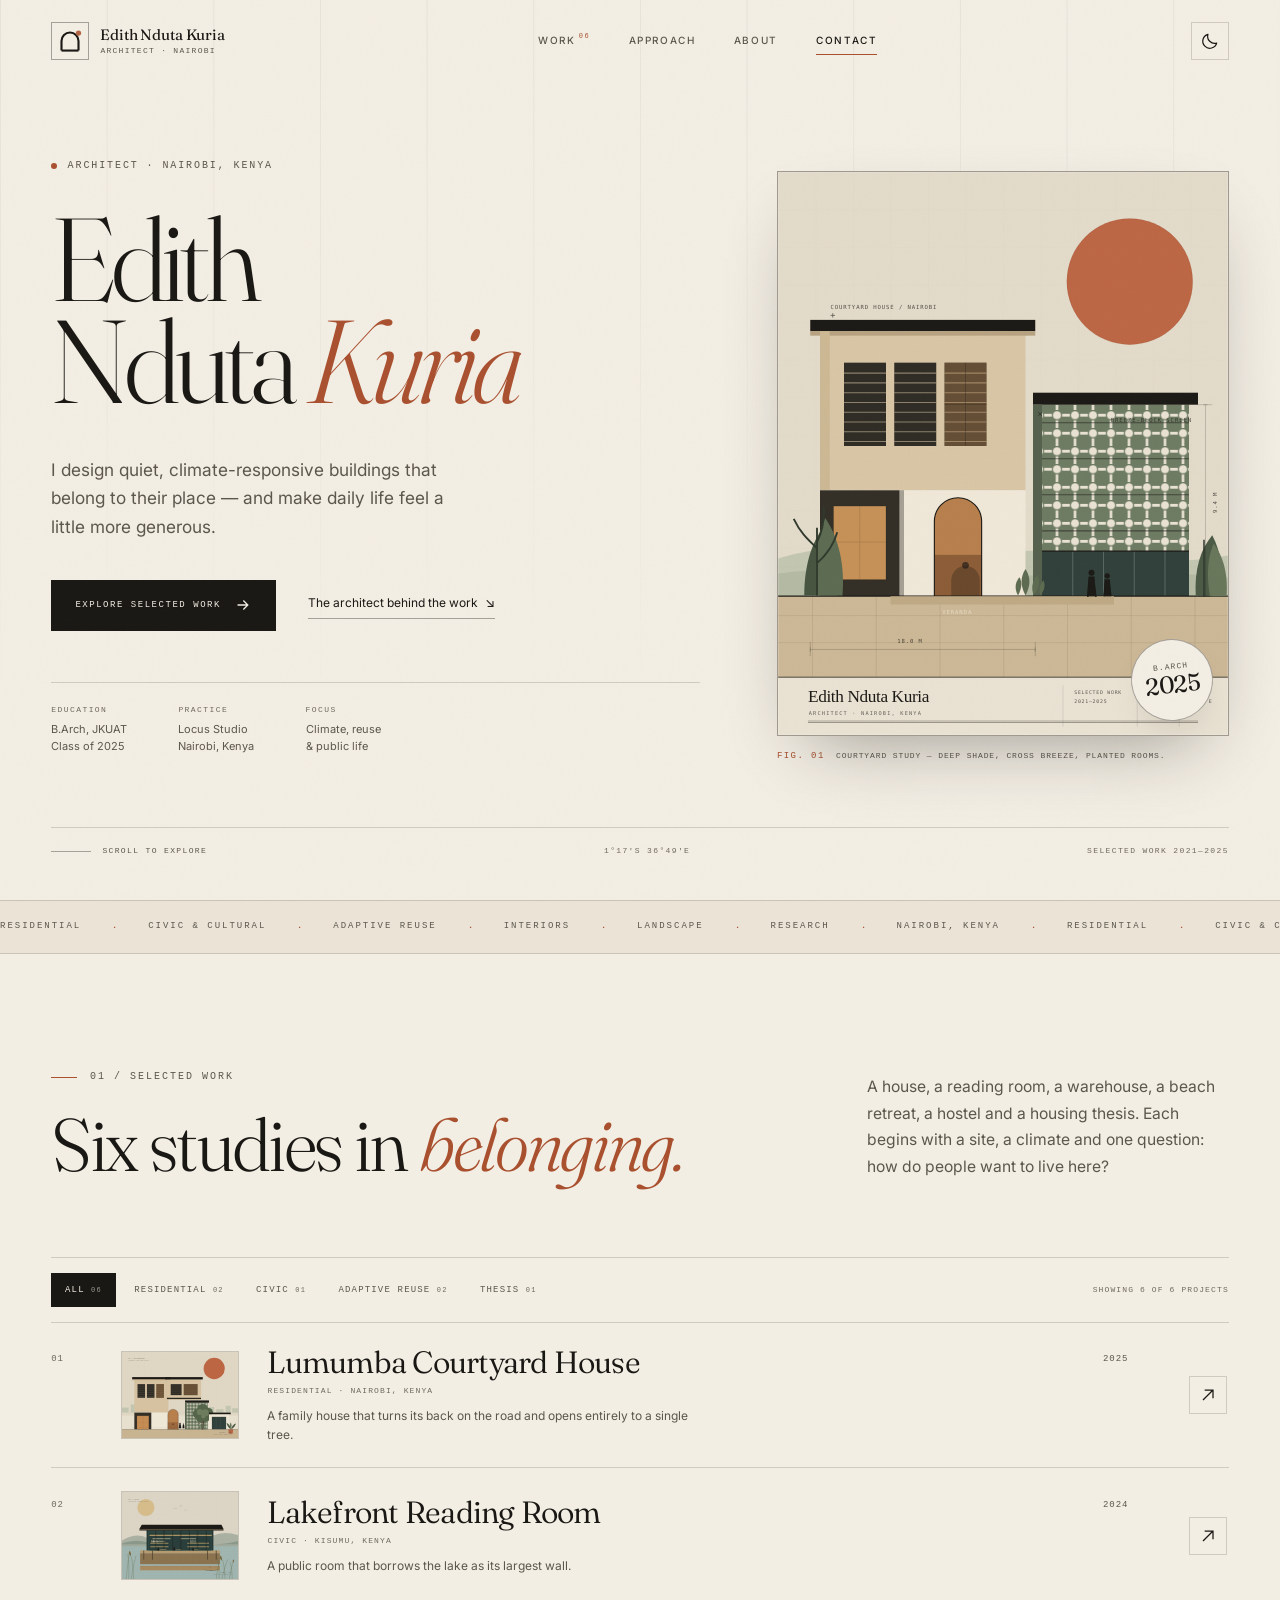
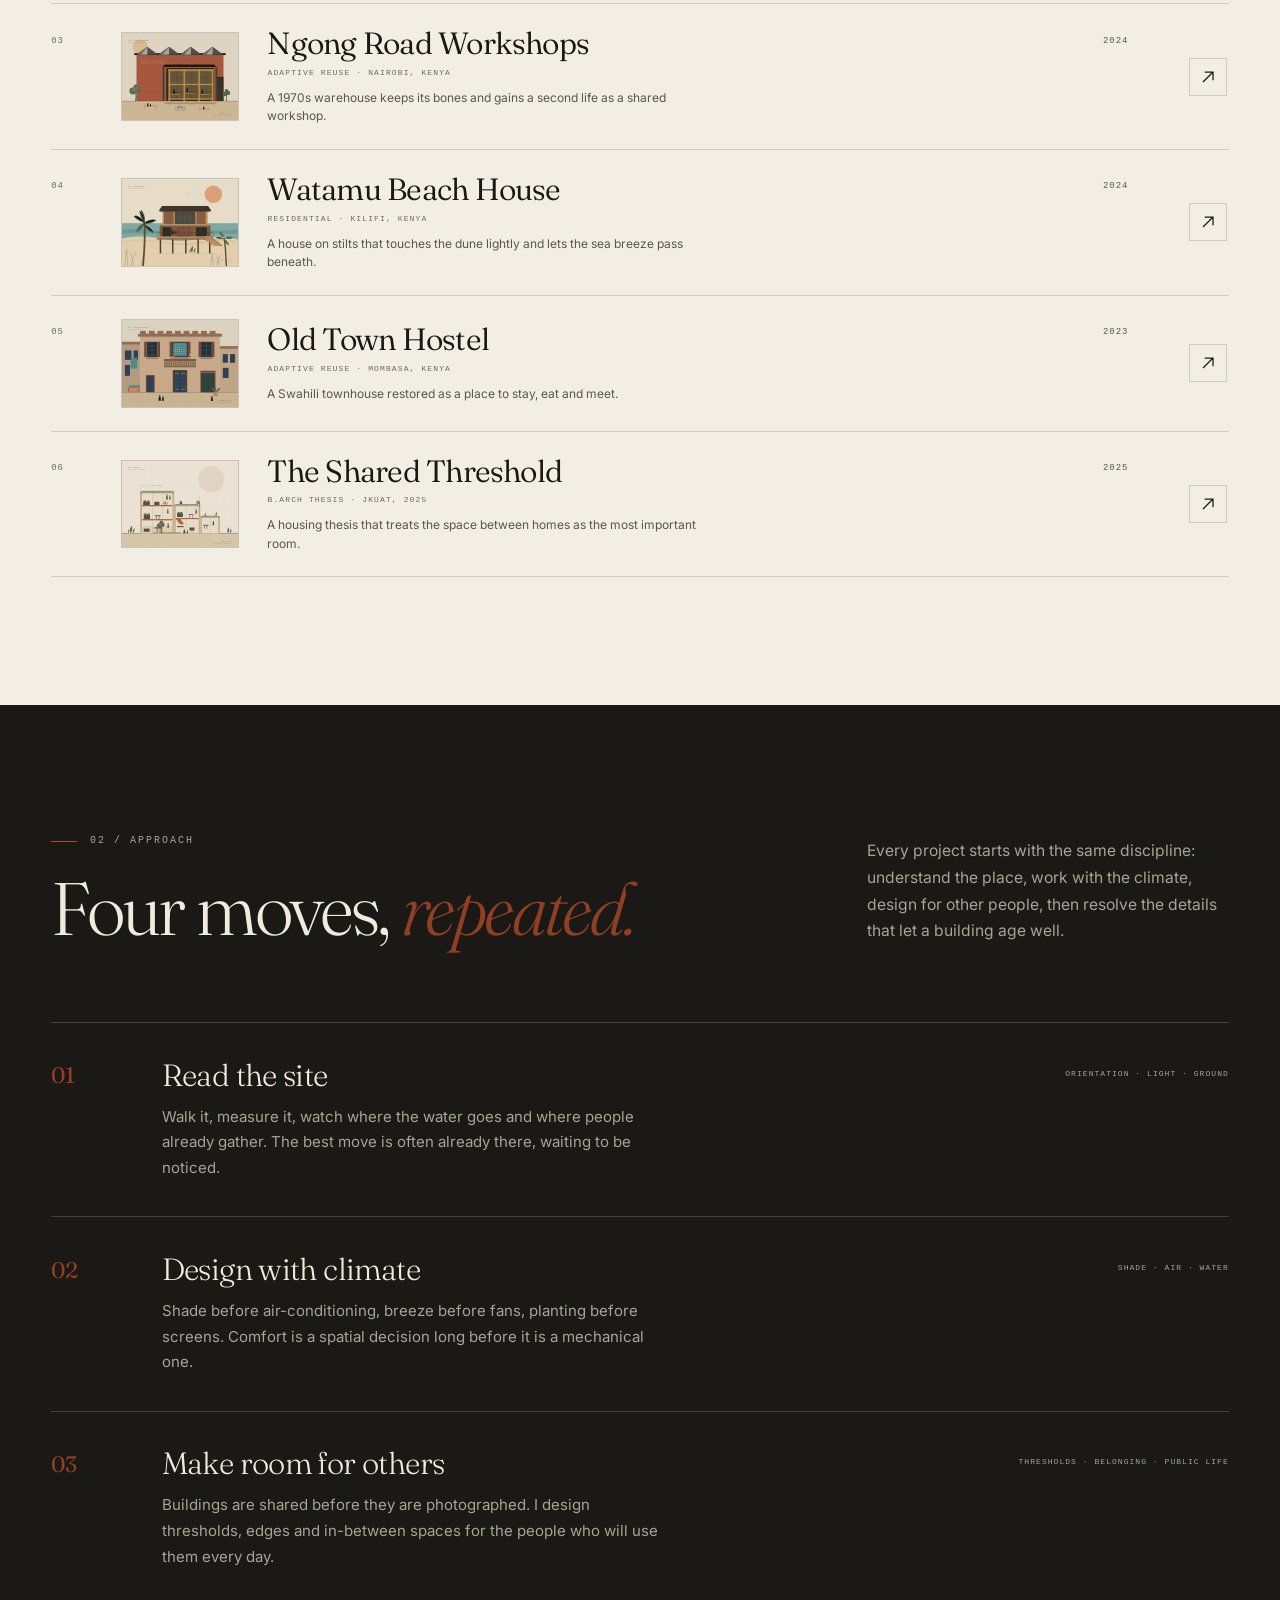
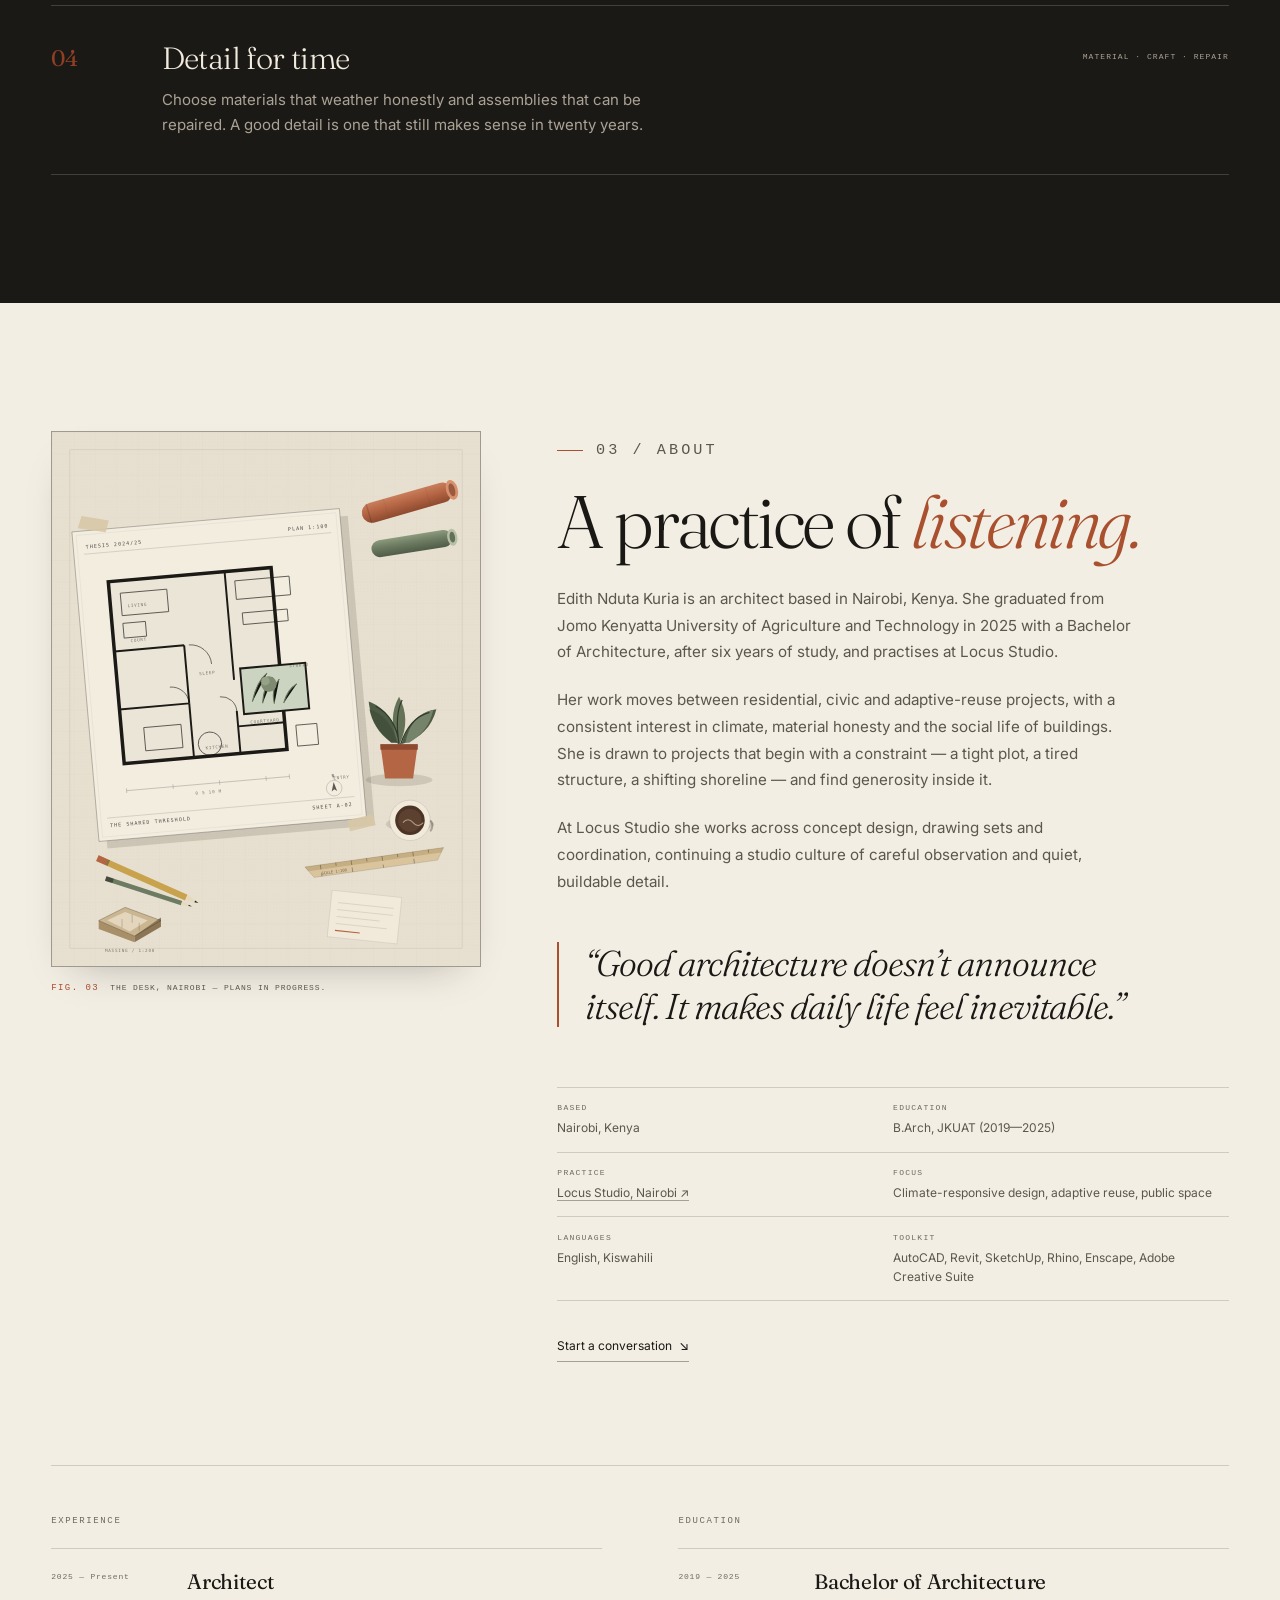
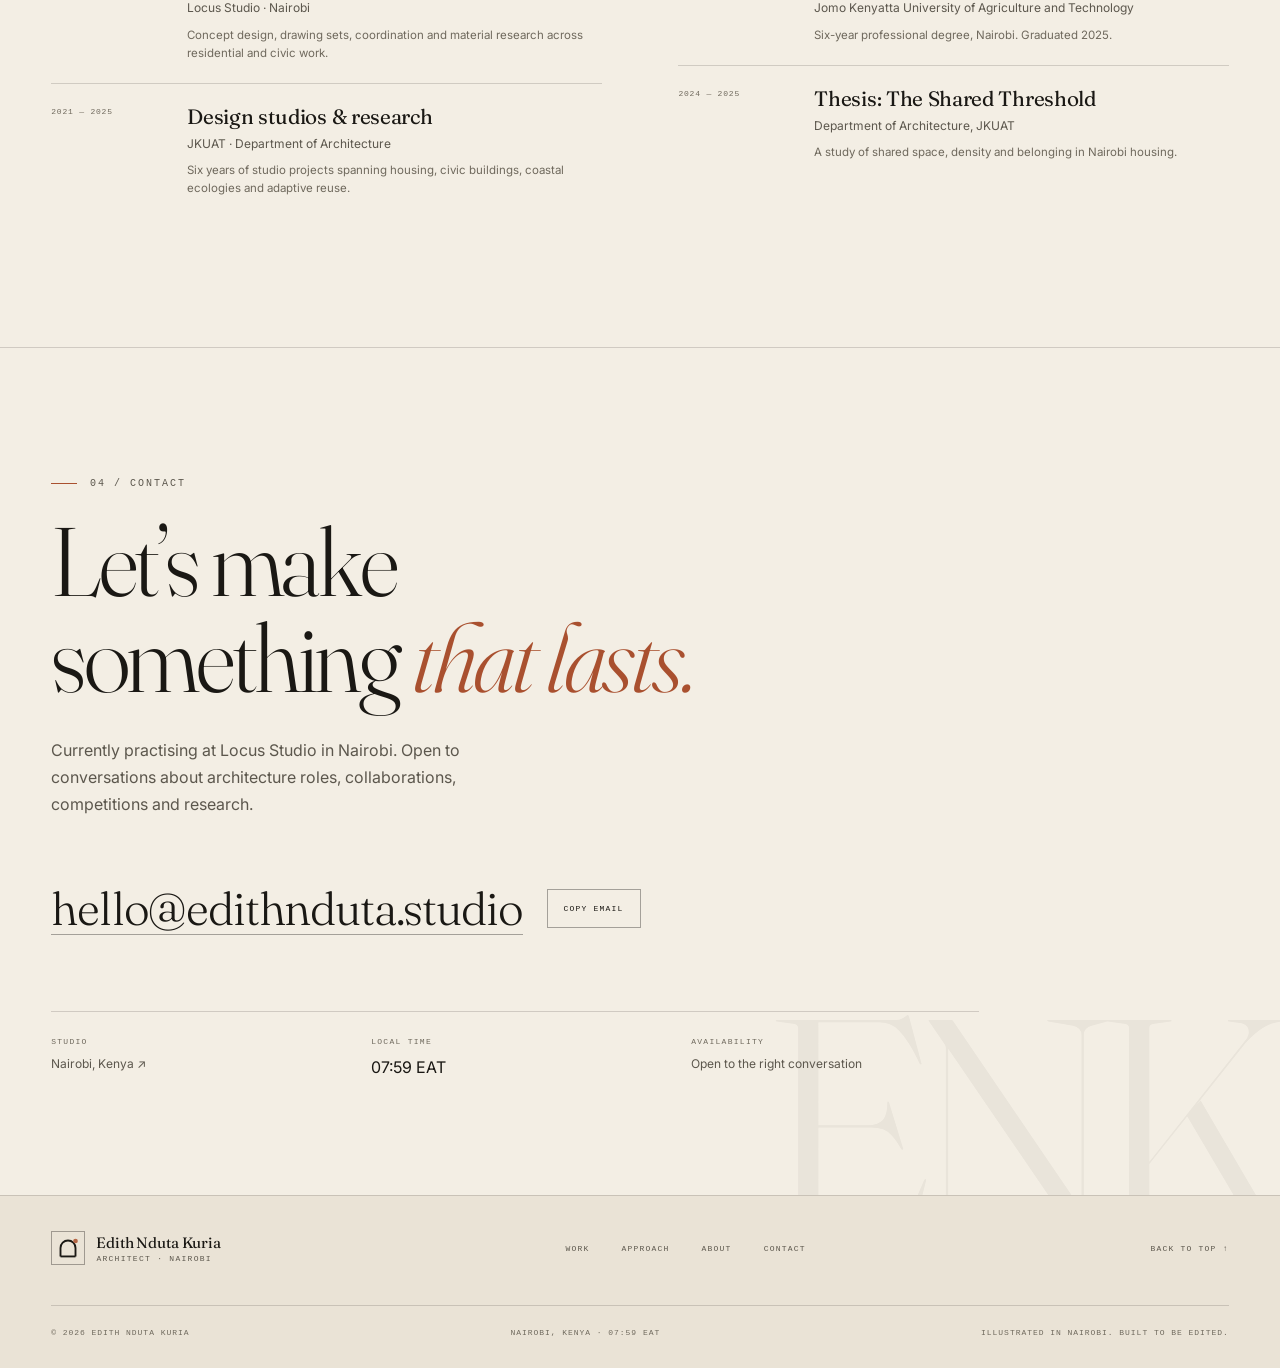
<file: index.html>
<!doctype html>
<html lang="en" data-theme="light">
<head>
<meta charset="utf-8">
<meta name="viewport" content="width=device-width, initial-scale=1">
<title>Edith Nduta Kuria — Architect, Nairobi</title>
<meta name="description" content="Edith Nduta Kuria is an architect based in Nairobi, Kenya. A 2025 B.Arch graduate of JKUAT, she practises at Locus Studio across climate-responsive design, adaptive reuse and public space.">
<meta name="author" content="Edith Nduta Kuria">
<meta name="theme-color" content="#F3EEE4" media="(prefers-color-scheme: light)">
<meta name="theme-color" content="#12110F" media="(prefers-color-scheme: dark)">
<meta name="color-scheme" content="light dark">
<link rel="canonical" href="https://edithnduta.studio/">

<!-- Open Graph / social -->
<meta property="og:type" content="website">
<meta property="og:site_name" content="Edith Nduta Kuria">
<meta property="og:title" content="Edith Nduta Kuria — Architect, Nairobi">
<meta property="og:description" content="Climate-responsive architecture, adaptive reuse and the quiet life of buildings. Selected work 2021—2025.">
<meta property="og:url" content="https://edithnduta.studio/">
<meta property="og:image" content="https://edithnduta.studio/assets/img/og.png">
<meta property="og:image:width" content="1200">
<meta property="og:image:height" content="630">
<meta property="og:image:alt" content="Edith Nduta Kuria — Architect, Nairobi. A terracotta arch illustration on a warm paper background.">
<meta name="twitter:card" content="summary_large_image">
<meta name="twitter:title" content="Edith Nduta Kuria — Architect, Nairobi">
<meta name="twitter:description" content="Climate-responsive architecture, adaptive reuse and the quiet life of buildings.">
<meta name="twitter:image" content="https://edithnduta.studio/assets/img/og.png">

<link rel="icon" href="assets/img/favicon.svg" type="image/svg+xml">
<link rel="apple-touch-icon" href="assets/img/apple-touch-icon.png">
<link rel="manifest" href="site.webmanifest">
<link rel="preload" href="assets/img/hero-courtyard.svg" as="image" type="image/svg+xml" fetchpriority="high">
<link rel="preconnect" href="https://fonts.googleapis.com">
<link rel="preconnect" href="https://fonts.gstatic.com" crossorigin>
<link href="https://fonts.googleapis.com/css2?family=Fraunces:ital,opsz,wght@0,9..144,300..600;1,9..144,300..600&family=Inter:wght@300..600&display=swap" rel="stylesheet">
<link rel="stylesheet" href="assets/css/styles.css">

<script>
  (function () {
    var root = document.documentElement;
    root.classList.add('js');
    try {
      var saved = localStorage.getItem('enk-theme');
      var theme = saved || (window.matchMedia('(prefers-color-scheme: dark)').matches ? 'dark' : 'light');
      root.setAttribute('data-theme', theme);
    } catch (error) { /* default to light */ }
  })();
</script>
<script type="application/ld+json">
{
  "@context": "https://schema.org",
  "@type": "Person",
  "name": "Edith Nduta Kuria",
  "jobTitle": "Architect",
  "description": "Architect based in Nairobi, Kenya. B.Arch graduate of Jomo Kenyatta University of Agriculture and Technology (2025), practising at Locus Studio.",
  "url": "https://edithnduta.studio/",
  "email": "mailto:hello@edithnduta.studio",
  "image": "https://edithnduta.studio/assets/img/og.png",
  "address": {
    "@type": "PostalAddress",
    "addressLocality": "Nairobi",
    "addressCountry": "KE"
  },
  "worksFor": {
    "@type": "Organization",
    "name": "Locus Studio",
    "address": {
      "@type": "PostalAddress",
      "addressLocality": "Nairobi",
      "addressCountry": "KE"
    }
  },
  "alumniOf": {
    "@type": "CollegeOrUniversity",
    "name": "Jomo Kenyatta University of Agriculture and Technology"
  },
  "knowsAbout": [
    "Architecture",
    "Climate-responsive design",
    "Adaptive reuse",
    "Public space",
    "Housing"
  ]
}
</script>
</head>
<body>
<a class="skip-link" href="#main">Skip to content</a>
<div class="grain" aria-hidden="true"></div>
<div class="scroll-progress" aria-hidden="true"><span data-progress></span></div>

<header class="site-header" data-header>
  <div class="site-header__inner">
    <a class="brand" href="#top" aria-label="Edith Nduta Kuria — back to top">
      <span class="brand__mark" aria-hidden="true">
        <svg viewBox="0 0 64 64" width="34" height="34" focusable="false">
          <path d="M16 50V32a16 16 0 0 1 32 0v18" fill="none" stroke="currentColor" stroke-width="4"/>
          <path d="M16 50h32" stroke="currentColor" stroke-width="4"/>
          <circle cx="48" cy="17" r="5" fill="#B46544"/>
        </svg>
      </span>
      <span class="brand__text">
        <span class="brand__name">Edith Nduta Kuria</span>
        <span class="brand__role">Architect · Nairobi</span>
      </span>
    </a>

    <nav class="nav" aria-label="Primary">
      <a href="#work"><span>Work</span><sup>06</sup></a>
      <a href="#approach"><span>Approach</span></a>
      <a href="#about"><span>About</span></a>
      <a href="#contact"><span>Contact</span></a>
    </nav>

    <div class="header-actions">
      <button class="theme-toggle" type="button" data-theme-toggle aria-label="Switch to dark theme" aria-pressed="false">
        <svg class="theme-toggle__sun" viewBox="0 0 24 24" width="20" height="20" aria-hidden="true" focusable="false">
          <circle cx="12" cy="12" r="4.2" fill="none" stroke="currentColor" stroke-width="1.5"/>
          <path d="M12 2v2.4M12 19.6V22M2 12h2.4M19.6 12H22M4.9 4.9l1.7 1.7M17.4 17.4l1.7 1.7M19.1 4.9l-1.7 1.7M6.6 17.4l-1.7 1.7" fill="none" stroke="currentColor" stroke-width="1.5" stroke-linecap="round"/>
        </svg>
        <svg class="theme-toggle__moon" viewBox="0 0 24 24" width="20" height="20" aria-hidden="true" focusable="false">
          <path d="M20 14.5A8.5 8.5 0 0 1 9.5 4a8.5 8.5 0 1 0 10.5 10.5Z" fill="none" stroke="currentColor" stroke-width="1.5" stroke-linejoin="round"/>
        </svg>
      </button>
      <button class="menu-toggle" type="button" data-menu-open aria-label="Open menu" aria-haspopup="dialog" aria-controls="menu-dialog" aria-expanded="false">
        <span>Menu</span>
        <span class="menu-toggle__lines" aria-hidden="true"><i></i><i></i></span>
      </button>
    </div>
  </div>
</header>

<main id="main">
  <section class="hero" id="top" aria-labelledby="hero-title">
    <div class="hero__grid">
      <div class="hero__content">
        <p class="eyebrow" data-reveal><span class="status-dot" aria-hidden="true"></span>Architect · Nairobi, Kenya</p>
        <h1 class="hero__title" id="hero-title" data-reveal>
          <span>Edith</span>
          <span>Nduta <em>Kuria</em></span>
        </h1>
        <p class="hero__lede" data-reveal>I design quiet, climate-responsive buildings that belong to their place — and make daily life feel a little more generous.</p>
        <div class="hero__actions" data-reveal>
          <a class="button" href="#work">
            Explore selected work
            <svg viewBox="0 0 20 20" width="16" height="16" aria-hidden="true" focusable="false"><path d="M4 10h11M11 5l5 5-5 5" fill="none" stroke="currentColor" stroke-width="1.6" stroke-linecap="square"/></svg>
          </a>
          <a class="text-link" href="#about">The architect behind the work<span aria-hidden="true">↘</span></a>
        </div>
        <dl class="hero__facts" data-reveal>
          <div>
            <dt>Education</dt>
            <dd>B.Arch, JKUAT<br>Class of 2025</dd>
          </div>
          <div>
            <dt>Practice</dt>
            <dd>Locus Studio<br>Nairobi, Kenya</dd>
          </div>
          <div>
            <dt>Focus</dt>
            <dd>Climate, reuse<br>&amp; public life</dd>
          </div>
        </dl>
      </div>

      <figure class="hero__figure" data-reveal>
        <div class="hero__image-wrap">
          <img src="assets/img/hero-courtyard.svg" width="1200" height="1500" alt="Illustrated elevation of a courtyard house with a deep arched veranda, breeze-block screen and planting, drawn on warm paper." fetchpriority="high" decoding="async">
          <span class="hero__badge" aria-hidden="true"><span>B.Arch</span><strong>2025</strong></span>
        </div>
        <figcaption>
          <span class="fig">Fig. 01</span>
          Courtyard study — deep shade, cross breeze, planted rooms.
        </figcaption>
      </figure>
    </div>

    <div class="hero__footer">
      <a class="scroll-cue" href="#work">
        <span class="scroll-cue__line" aria-hidden="true"></span>
        Scroll to explore
      </a>
      <p>1°17′S 36°49′E</p>
      <p>Selected work 2021—2025</p>
    </div>
  </section>

  <div class="ticker" aria-hidden="true">
    <div class="ticker__track">
      <span>Residential</span><i>·</i>
      <span>Civic &amp; cultural</span><i>·</i>
      <span>Adaptive reuse</span><i>·</i>
      <span>Interiors</span><i>·</i>
      <span>Landscape</span><i>·</i>
      <span>Research</span><i>·</i>
      <span>Nairobi, Kenya</span><i>·</i>
      <span>Residential</span><i>·</i>
      <span>Civic &amp; cultural</span><i>·</i>
      <span>Adaptive reuse</span><i>·</i>
      <span>Interiors</span><i>·</i>
      <span>Landscape</span><i>·</i>
      <span>Research</span><i>·</i>
      <span>Nairobi, Kenya</span><i>·</i>
    </div>
  </div>

  <section class="section work" id="work" aria-labelledby="work-title">
    <div class="section-head">
      <div class="section-head__main">
        <p class="section-label" data-reveal>01 / Selected work</p>
        <h2 id="work-title" data-reveal>Six studies in <em>belonging.</em></h2>
      </div>
      <p class="section-intro" data-reveal>A house, a reading room, a warehouse, a beach retreat, a hostel and a housing thesis. Each begins with a site, a climate and one question: how do people want to live here?</p>
    </div>

    <div class="work-toolbar" data-reveal>
      <div class="filters" role="group" aria-label="Filter projects by typology">
        <button class="filter is-active" type="button" data-filter="all" aria-pressed="true">All <span>06</span></button>
        <button class="filter" type="button" data-filter="residential" aria-pressed="false">Residential <span>02</span></button>
        <button class="filter" type="button" data-filter="civic" aria-pressed="false">Civic <span>01</span></button>
        <button class="filter" type="button" data-filter="adaptive" aria-pressed="false">Adaptive reuse <span>02</span></button>
        <button class="filter" type="button" data-filter="thesis" aria-pressed="false">Thesis <span>01</span></button>
      </div>
      <p class="work-count" data-work-count aria-live="polite">Showing 6 of 6 projects</p>
    </div>

    <div class="work-list" data-work-list>
      <article class="work-item" data-category="residential" data-reveal>
        <button class="work-item__button" type="button" data-project="lumumba" aria-haspopup="dialog" aria-label="Open case study: Lumumba Courtyard House">
          <span class="work-item__index">01</span>
          <span class="work-item__thumb"><img src="assets/img/project-lumumba.svg" width="1600" height="1200" alt="" loading="lazy" decoding="async"></span>
          <span class="work-item__body">
            <span class="work-item__title">Lumumba Courtyard House</span>
            <span class="work-item__meta">Residential · Nairobi, Kenya</span>
            <span class="work-item__summary">A family house that turns its back on the road and opens entirely to a single tree.</span>
          </span>
          <span class="work-item__year">2025</span>
          <span class="work-item__arrow" aria-hidden="true">
            <svg viewBox="0 0 24 24" width="20" height="20" focusable="false"><path d="M6 18 18 6M8 6h10v10" fill="none" stroke="currentColor" stroke-width="1.5"/></svg>
          </span>
        </button>
        <template id="project-lumumba">
          <article class="case">
            <header class="case__header">
              <p class="case__kicker">Residential · Nairobi, Kenya · 2025</p>
              <h2 class="case__title">Lumumba Courtyard House</h2>
              <p class="case__lede">A compact family home that turns its back on the road and opens entirely to a single, planted courtyard.</p>
            </header>
            <figure class="case__cover">
              <img src="assets/img/project-lumumba.svg" width="1600" height="1200" alt="Illustration of the courtyard house: a deep arched veranda, breeze-block screen and mature tree." loading="lazy" decoding="async">
              <figcaption><span class="fig">Fig. 01</span> Courtyard elevation, late afternoon.</figcaption>
            </figure>
            <div class="case__layout">
              <div class="case__body">
                <h3>The question</h3>
                <p>On a typical 15-metre Nairobi plot, privacy usually arrives as a high wall. The result is a dark house that faces inward but forgets to breathe. The brief asked for a home for five, on a noisy road, without giving up light, air or a garden.</p>
                <h3>The move</h3>
                <p>One courtyard does most of the work. Rooms wrap around it in a loose U, so every living space borrows light from the centre and cross-ventilates through the plan. The street elevation is deliberately quiet: coral-stone walls, a single arched threshold and a breeze-block screen that filters views without stopping the breeze.</p>
                <p>A 600 mm deep veranda shades the ground floor, while a stack over the stair pulls warm air out at the ridge. Rainwater from the roof is collected in a tank beneath the courtyard paving. The tree was on the site before the house was.</p>
                <blockquote>In a tight plot, generosity is a section problem, not a plan problem.</blockquote>
                <h3>The lesson</h3>
                <p>This project taught me to design the threshold first — the step, the arch, the shaded edge — and let the rooms follow. Comfort is often a matter of millimetres: an eave, a gap, a piece of planting in exactly the right place.</p>
              </div>
              <aside class="case__aside" aria-label="Project facts">
                <dl class="case-facts">
                  <div><dt>Location</dt><dd>Nairobi, Kenya</dd></div>
                  <div><dt>Year</dt><dd>2025</dd></div>
                  <div><dt>Typology</dt><dd>Residential</dd></div>
                  <div><dt>Status</dt><dd>Academic studio</dd></div>
                  <div><dt>Role</dt><dd>Design lead</dd></div>
                  <div><dt>Area</dt><dd>240 m²</dd></div>
                  <div><dt>Scope</dt><dd>Concept, plans, sections, model</dd></div>
                  <div><dt>Materials</dt><dd>Coral stone, timber, breeze block</dd></div>
                </dl>
                <p class="case__note">Selected drawings from the final studio set. Full portfolio available on request.</p>
              </aside>
            </div>
            <figure class="case__drawing">
              <img src="assets/img/detail-lumumba-plan.svg" width="1400" height="1000" alt="Ground floor plan with rooms arranged around a central planted courtyard, with room labels and a north arrow." loading="lazy" decoding="async">
              <figcaption><span class="fig">Fig. 02</span> Ground floor plan, 1:100.</figcaption>
            </figure>
            <div class="case__end">
              <p><span>Next</span> Continue to the lakefront reading room</p>
            </div>
          </article>
        </template>
      </article>

      <article class="work-item" data-category="civic" data-reveal>
        <button class="work-item__button" type="button" data-project="kisumu" aria-haspopup="dialog" aria-label="Open case study: Lakefront Reading Room">
          <span class="work-item__index">02</span>
          <span class="work-item__thumb"><img src="assets/img/project-kisumu.svg" width="1600" height="1200" alt="" loading="lazy" decoding="async"></span>
          <span class="work-item__body">
            <span class="work-item__title">Lakefront Reading Room</span>
            <span class="work-item__meta">Civic · Kisumu, Kenya</span>
            <span class="work-item__summary">A public room that borrows the lake as its largest wall.</span>
          </span>
          <span class="work-item__year">2024</span>
          <span class="work-item__arrow" aria-hidden="true">
            <svg viewBox="0 0 24 24" width="20" height="20" focusable="false"><path d="M6 18 18 6M8 6h10v10" fill="none" stroke="currentColor" stroke-width="1.5"/></svg>
          </span>
        </button>
        <template id="project-kisumu">
          <article class="case">
            <header class="case__header">
              <p class="case__kicker">Civic &amp; cultural · Kisumu, Kenya · 2024</p>
              <h2 class="case__title">Lakefront Reading Room</h2>
              <p class="case__lede">A low public pavilion on a timber pier, where reading, shade and the lake share the same room.</p>
            </header>
            <figure class="case__cover">
              <img src="assets/img/project-kisumu.svg" width="1600" height="1200" alt="Illustration of a long reading pavilion with a deep roof on a timber pier over Lake Victoria, framed by reeds." loading="lazy" decoding="async">
              <figcaption><span class="fig">Fig. 01</span> Approach from the shore, morning.</figcaption>
            </figure>
            <div class="case__layout">
              <div class="case__body">
                <h3>The question</h3>
                <p>Kisumu’s lakefront is spectacular but largely inaccessible. The studio brief asked for a civic reading room that could serve students, families and fishermen alike — a place that feels open to everyone, not gatekept by a membership card.</p>
                <h3>The move</h3>
                <p>The building is one long, clear span: eleven metres of uninterrupted reading space under a deep roof, with the lake as its fourth wall. Thin timber columns and sliding screens let the room open completely; the roof’s 2.4-metre overhang keeps the low sun out without shutting the view in.</p>
                <p>A timber pier lifts the floor above the flood line and lets water move beneath it. Reeds are replanted along the edge; the deck steps down to a small landing for boats. Inside, the archive and children’s room sit in a protected core, while the main reading room stays flexible enough for talks, exams and quiet afternoons.</p>
                <blockquote>A civic building should be generous before it is impressive.</blockquote>
                <h3>The lesson</h3>
                <p>I learned to design for many kinds of arrival — by foot, by boda, by boat — and to treat shade, seating and drinking water as programme, not add-ons. The section, not the elevation, is what makes this building feel calm.</p>
              </div>
              <aside class="case__aside" aria-label="Project facts">
                <dl class="case-facts">
                  <div><dt>Location</dt><dd>Kisumu, Kenya</dd></div>
                  <div><dt>Year</dt><dd>2024</dd></div>
                  <div><dt>Typology</dt><dd>Civic &amp; cultural</dd></div>
                  <div><dt>Status</dt><dd>Academic studio</dd></div>
                  <div><dt>Role</dt><dd>Design lead</dd></div>
                  <div><dt>Area</dt><dd>620 m²</dd></div>
                  <div><dt>Scope</dt><dd>Concept, structure, landscape</dd></div>
                  <div><dt>Materials</dt><dd>Timber, stone, steel, glass</dd></div>
                </dl>
                <p class="case__note">Selected drawings from the final studio set. Full portfolio available on request.</p>
              </aside>
            </div>
            <figure class="case__drawing">
              <img src="assets/img/detail-kisumu-section.svg" width="1400" height="1000" alt="Long section through the reading pavilion showing its deep roof, timber columns, bookshelves and the lake beyond." loading="lazy" decoding="async">
              <figcaption><span class="fig">Fig. 02</span> Long section B–B, 1:150.</figcaption>
            </figure>
            <div class="case__end">
              <p><span>Next</span> Continue to the Ngong Road workshops</p>
            </div>
          </article>
        </template>
      </article>

      <article class="work-item" data-category="adaptive" data-reveal>
        <button class="work-item__button" type="button" data-project="ngong" aria-haspopup="dialog" aria-label="Open case study: Ngong Road Workshops">
          <span class="work-item__index">03</span>
          <span class="work-item__thumb"><img src="assets/img/project-ngong.svg" width="1600" height="1200" alt="" loading="lazy" decoding="async"></span>
          <span class="work-item__body">
            <span class="work-item__title">Ngong Road Workshops</span>
            <span class="work-item__meta">Adaptive reuse · Nairobi, Kenya</span>
            <span class="work-item__summary">A 1970s warehouse keeps its bones and gains a second life as a shared workshop.</span>
          </span>
          <span class="work-item__year">2024</span>
          <span class="work-item__arrow" aria-hidden="true">
            <svg viewBox="0 0 24 24" width="20" height="20" focusable="false"><path d="M6 18 18 6M8 6h10v10" fill="none" stroke="currentColor" stroke-width="1.5"/></svg>
          </span>
        </button>
        <template id="project-ngong">
          <article class="case">
            <header class="case__header">
              <p class="case__kicker">Adaptive reuse · Nairobi, Kenya · 2024</p>
              <h2 class="case__title">Ngong Road Workshops</h2>
              <p class="case__lede">A tired 1970s warehouse retains its sawtooth roof and brick walls, then gains a precise timber insertion for makers and neighbours.</p>
            </header>
            <figure class="case__cover">
              <img src="assets/img/project-ngong.svg" width="1600" height="1200" alt="Illustration of a brick warehouse with a sawtooth roof, opened up with a new timber-framed workshop and public arcade." loading="lazy" decoding="async">
              <figcaption><span class="fig">Fig. 01</span> The new arcade cut into the existing brick shell.</figcaption>
            </figure>
            <div class="case__layout">
              <div class="case__body">
                <h3>The question</h3>
                <p>Nairobi is full of good industrial structures that are demolished because they are “old”. This project asked what a warehouse on Ngong Road could become without erasing the thing that makes it useful: its span, its light and its thick, forgiving walls.</p>
                <h3>The move</h3>
                <p>Keep the shell. The sawtooth roof, brick walls and steel frame stay; a new cross-laminated timber box is inserted inside, set back to create a covered public arcade along the street. The old loading bay becomes the main entrance, and the mezzanine holds a tool library, classrooms and a small café.</p>
                <p>New openings are cut only where daylight demands them. Services run in a visible spine so they can be repaired. The roof collects rainwater for the workshops, and the existing concrete floor is polished rather than replaced — a decision that saved both carbon and cost.</p>
                <blockquote>The greenest building is the one that is already there.</blockquote>
                <h3>The lesson</h3>
                <p>Adaptive reuse is an exercise in listening to what a structure already knows. I learned to draw the existing building first — every crack, truss and level change — before adding a single new line.</p>
              </div>
              <aside class="case__aside" aria-label="Project facts">
                <dl class="case-facts">
                  <div><dt>Location</dt><dd>Nairobi, Kenya</dd></div>
                  <div><dt>Year</dt><dd>2024</dd></div>
                  <div><dt>Typology</dt><dd>Adaptive reuse / workspace</dd></div>
                  <div><dt>Status</dt><dd>Academic studio</dd></div>
                  <div><dt>Role</dt><dd>Design lead</dd></div>
                  <div><dt>Area</dt><dd>1,850 m²</dd></div>
                  <div><dt>Scope</dt><dd>Survey, insertion, public realm</dd></div>
                  <div><dt>Materials</dt><dd>Existing brick, CLT, steel, glass</dd></div>
                </dl>
                <p class="case__note">Selected drawings from the final studio set. Full portfolio available on request.</p>
              </aside>
            </div>
            <figure class="case__drawing">
              <img src="assets/img/detail-ngong-section.svg" width="1400" height="1000" alt="Section drawing showing the existing brick warehouse and sawtooth roof with a new timber workshop and mezzanine inserted inside." loading="lazy" decoding="async">
              <figcaption><span class="fig">Fig. 02</span> Transverse section C–C, 1:150.</figcaption>
            </figure>
            <div class="case__end">
              <p><span>Next</span> Continue to the Watamu beach house</p>
            </div>
          </article>
        </template>
      </article>

      <article class="work-item" data-category="residential" data-reveal>
        <button class="work-item__button" type="button" data-project="watamu" aria-haspopup="dialog" aria-label="Open case study: Watamu Beach House">
          <span class="work-item__index">04</span>
          <span class="work-item__thumb"><img src="assets/img/project-watamu.svg" width="1600" height="1200" alt="" loading="lazy" decoding="async"></span>
          <span class="work-item__body">
            <span class="work-item__title">Watamu Beach House</span>
            <span class="work-item__meta">Residential · Kilifi, Kenya</span>
            <span class="work-item__summary">A house on stilts that touches the dune lightly and lets the sea breeze pass beneath.</span>
          </span>
          <span class="work-item__year">2024</span>
          <span class="work-item__arrow" aria-hidden="true">
            <svg viewBox="0 0 24 24" width="20" height="20" focusable="false"><path d="M6 18 18 6M8 6h10v10" fill="none" stroke="currentColor" stroke-width="1.5"/></svg>
          </span>
        </button>
        <template id="project-watamu">
          <article class="case">
            <header class="case__header">
              <p class="case__kicker">Residential · Kilifi, Kenya · 2024</p>
              <h2 class="case__title">Watamu Beach House</h2>
              <p class="case__lede">An elevated timber house that touches the dune lightly, shades itself deeply and leaves the ground to the palms.</p>
            </header>
            <figure class="case__cover">
              <img src="assets/img/project-watamu.svg" width="1600" height="1200" alt="Illustration of an elevated timber beach house on stilts above a dune, with deep eaves and coconut palms framing the ocean." loading="lazy" decoding="async">
              <figcaption><span class="fig">Fig. 01</span> The house among the palms, late afternoon.</figcaption>
            </figure>
            <div class="case__layout">
              <div class="case__body">
                <h3>The question</h3>
                <p>The site sits a few metres from a shifting shoreline. A conventional slab-on-grade house would fight the dune, interrupt the wind and risk flooding. The brief was for a relaxed family retreat that could age gracefully in salt air.</p>
                <h3>The move</h3>
                <p>Lift the house 1.8 metres on timber stilts, so the dune keeps its shape and the breeze continues beneath the floor. The plan is a simple rectangle with a wide, shaded deck on the sea side; deep eaves and slatted screens keep the midday sun out while the rooms stay open to the view.</p>
                <p>Local materials do most of the talking: coral-rag plinths, casuarina timber, palm-thatch shading and breathable lime plaster. Roof water is collected and stored under the deck. The stair lands on a sandy path, not a concrete apron.</p>
                <blockquote>Build lightly, so the site can continue being itself.</blockquote>
                <h3>The lesson</h3>
                <p>Designing for the coast is mostly about what you don’t build. I learned to use the section to negotiate tide, wind and shade — and to accept that a house can be temporary without feeling fragile.</p>
              </div>
              <aside class="case__aside" aria-label="Project facts">
                <dl class="case-facts">
                  <div><dt>Location</dt><dd>Watamu, Kilifi, Kenya</dd></div>
                  <div><dt>Year</dt><dd>2024</dd></div>
                  <div><dt>Typology</dt><dd>Residential / coastal</dd></div>
                  <div><dt>Status</dt><dd>Academic studio</dd></div>
                  <div><dt>Role</dt><dd>Design lead</dd></div>
                  <div><dt>Area</dt><dd>180 m²</dd></div>
                  <div><dt>Scope</dt><dd>Concept, section, material study</dd></div>
                  <div><dt>Materials</dt><dd>Timber, coral rag, palm thatch</dd></div>
                </dl>
                <p class="case__note">Selected drawings from the final studio set. Full portfolio available on request.</p>
              </aside>
            </div>
            <figure class="case__drawing">
              <img src="assets/img/detail-watamu-section.svg" width="1400" height="1000" alt="Section through the elevated timber house showing stilts, deep eaves, cross ventilation and the dune landscape." loading="lazy" decoding="async">
              <figcaption><span class="fig">Fig. 02</span> Section D–D, 1:100.</figcaption>
            </figure>
            <div class="case__end">
              <p><span>Next</span> Continue to the Old Town hostel</p>
            </div>
          </article>
        </template>
      </article>

      <article class="work-item" data-category="adaptive" data-reveal>
        <button class="work-item__button" type="button" data-project="mombasa" aria-haspopup="dialog" aria-label="Open case study: Old Town Hostel">
          <span class="work-item__index">05</span>
          <span class="work-item__thumb"><img src="assets/img/project-mombasa.svg" width="1600" height="1200" alt="" loading="lazy" decoding="async"></span>
          <span class="work-item__body">
            <span class="work-item__title">Old Town Hostel</span>
            <span class="work-item__meta">Adaptive reuse · Mombasa, Kenya</span>
            <span class="work-item__summary">A Swahili townhouse restored as a place to stay, eat and meet.</span>
          </span>
          <span class="work-item__year">2023</span>
          <span class="work-item__arrow" aria-hidden="true">
            <svg viewBox="0 0 24 24" width="20" height="20" focusable="false"><path d="M6 18 18 6M8 6h10v10" fill="none" stroke="currentColor" stroke-width="1.5"/></svg>
          </span>
        </button>
        <template id="project-mombasa">
          <article class="case">
            <header class="case__header">
              <p class="case__kicker">Adaptive reuse · Mombasa, Kenya · 2023</p>
              <h2 class="case__title">Old Town Hostel</h2>
              <p class="case__lede">A patient restoration of a Swahili townhouse into a small hostel, kitchen and roof-terrace gathering place.</p>
            </header>
            <figure class="case__cover">
              <img src="assets/img/project-mombasa.svg" width="1600" height="1200" alt="Illustration of a restored Swahili townhouse with a carved timber door, shaded balcony and coral-stone walls on a narrow street." loading="lazy" decoding="async">
              <figcaption><span class="fig">Fig. 01</span> Street elevation, Old Town.</figcaption>
            </figure>
            <div class="case__layout">
              <div class="case__body">
                <h3>The question</h3>
                <p>Old Town Mombasa has beautiful, underused townhouses and a steady stream of visitors who mostly pass through. The project asked how a single house could become a small, dignified hostel without turning its heritage into decoration.</p>
                <h3>The move</h3>
                <p>Restore before inserting. The carved door, coral-stone walls, timber shutters and courtyard are repaired with matching materials and traditional techniques. New rooms are lightweight timber pods tucked behind the existing structure, so the historic fabric is never load-bearing for the new work.</p>
                <p>The courtyard remains the social heart: breakfast, shade, laundry, conversation. A narrow stair leads to a roof terrace with a rainwater tank and a small kitchen garden. Services are grouped in one vertical shaft to keep the old walls intact.</p>
                <blockquote>Heritage is not a room you seal off. It is a room you keep using.</blockquote>
                <h3>The lesson</h3>
                <p>Conservation is a design method, not a constraint. I learned to measure, document and repair before drawing anything new — and to let the building’s unevenness remain visible.</p>
              </div>
              <aside class="case__aside" aria-label="Project facts">
                <dl class="case-facts">
                  <div><dt>Location</dt><dd>Mombasa, Kenya</dd></div>
                  <div><dt>Year</dt><dd>2023</dd></div>
                  <div><dt>Typology</dt><dd>Adaptive reuse / hospitality</dd></div>
                  <div><dt>Status</dt><dd>Academic studio</dd></div>
                  <div><dt>Role</dt><dd>Design lead</dd></div>
                  <div><dt>Area</dt><dd>540 m²</dd></div>
                  <div><dt>Scope</dt><dd>Survey, conservation, new rooms</dd></div>
                  <div><dt>Materials</dt><dd>Coral stone, timber, lime plaster</dd></div>
                </dl>
                <p class="case__note">Selected drawings from the final studio set. Full portfolio available on request.</p>
              </aside>
            </div>
            <figure class="case__drawing">
              <img src="assets/img/detail-mombasa-plan.svg" width="1400" height="1000" alt="Site plan of the narrow townhouse plot showing rooms arranged around a shaded courtyard and the street beyond." loading="lazy" decoding="async">
              <figcaption><span class="fig">Fig. 02</span> Site plan, 1:100.</figcaption>
            </figure>
            <div class="case__end">
              <p><span>Next</span> Continue to the thesis project</p>
            </div>
          </article>
        </template>
      </article>

      <article class="work-item" data-category="thesis" data-reveal>
        <button class="work-item__button" type="button" data-project="threshold" aria-haspopup="dialog" aria-label="Open case study: The Shared Threshold">
          <span class="work-item__index">06</span>
          <span class="work-item__thumb"><img src="assets/img/project-threshold.svg" width="1600" height="1200" alt="" loading="lazy" decoding="async"></span>
          <span class="work-item__body">
            <span class="work-item__title">The Shared Threshold</span>
            <span class="work-item__meta">B.Arch thesis · JKUAT, 2025</span>
            <span class="work-item__summary">A housing thesis that treats the space between homes as the most important room.</span>
          </span>
          <span class="work-item__year">2025</span>
          <span class="work-item__arrow" aria-hidden="true">
            <svg viewBox="0 0 24 24" width="20" height="20" focusable="false"><path d="M6 18 18 6M8 6h10v10" fill="none" stroke="currentColor" stroke-width="1.5"/></svg>
          </span>
        </button>
        <template id="project-threshold">
          <article class="case">
            <header class="case__header">
              <p class="case__kicker">B.Arch thesis · Juja, Kenya · 2025</p>
              <h2 class="case__title">The Shared Threshold</h2>
              <p class="case__lede">A housing proposal that treats the space between homes — the step, the deck, the courtyard — as the most important room in the building.</p>
            </header>
            <figure class="case__cover">
              <img src="assets/img/project-threshold.svg" width="1600" height="1200" alt="Cutaway section through a stepped housing block, with homes opening onto planted shared terraces above a communal courtyard." loading="lazy" decoding="async">
              <figcaption><span class="fig">Fig. 01</span> Section through the stepped courtyard block.</figcaption>
            </figure>
            <div class="case__layout">
              <div class="case__body">
                <h3>The question</h3>
                <p>Nairobi’s housing boom is producing apartments that are efficient but socially thin: corridors, gates, screens and very little in between. The thesis asked whether density could be organised around shared thresholds instead of shared circulation — places where neighbours might actually meet.</p>
                <h3>The move</h3>
                <p>A cluster of 48 homes steps around a communal courtyard, with every unit opening onto a planted deck or a shaded stair. The section is deliberately generous: deep terraces double as outdoor rooms, laundry lines, play space and somewhere to sit in the evening. Units are simple, cross-ventilated and designed for incremental change over time.</p>
                <p>The ground floor holds a crèche, a small shop and a workshop that face the street; the roof collects water and grows food. Courtyards are planted with indigenous trees to cool the shared spaces and manage runoff.</p>
                <blockquote>The most valuable square metre in a housing scheme may be the one nobody owns.</blockquote>
                <h3>The lesson</h3>
                <p>Six years of architectural education came down to this: housing is not a stacking problem. It is a social question about proximity, dignity and the small distances between private and shared life.</p>
              </div>
              <aside class="case__aside" aria-label="Project facts">
                <dl class="case-facts">
                  <div><dt>Location</dt><dd>Juja, Kenya</dd></div>
                  <div><dt>Year</dt><dd>2025</dd></div>
                  <div><dt>Typology</dt><dd>Housing / urban</dd></div>
                  <div><dt>Status</dt><dd>B.Arch thesis, JKUAT</dd></div>
                  <div><dt>Role</dt><dd>Thesis author</dd></div>
                  <div><dt>Area</dt><dd>4,200 m²</dd></div>
                  <div><dt>Homes</dt><dd>48 units</dd></div>
                  <div><dt>Scope</dt><dd>Research, masterplan, housing typologies</dd></div>
                </dl>
                <p class="case__note">Thesis examined by the Department of Architecture, JKUAT, 2025. Full document available on request.</p>
              </aside>
            </div>
            <figure class="case__drawing">
              <img src="assets/img/detail-threshold-axon.svg" width="1400" height="1000" alt="Axonometric drawing of a courtyard housing block with three stepped bars of homes, planted shared decks and a communal courtyard." loading="lazy" decoding="async">
              <figcaption><span class="fig">Fig. 02</span> Axonometric, 1:200.</figcaption>
            </figure>
            <div class="case__end">
              <p><span>Next</span> Return to the first project</p>
            </div>
          </article>
        </template>
      </article>
    </div>

    <noscript>
      <p class="noscript">The case-study viewer needs JavaScript. You can still explore the project list above, or reach Edith at <a href="mailto:hello@edithnduta.studio">hello@edithnduta.studio</a>.</p>
    </noscript>
  </section>

  <section class="section approach" id="approach" aria-labelledby="approach-title">
    <div class="section-head section-head--panel">
      <div class="section-head__main">
        <p class="section-label" data-reveal>02 / Approach</p>
        <h2 id="approach-title" data-reveal>Four moves, <em>repeated.</em></h2>
      </div>
      <p class="section-intro" data-reveal>Every project starts with the same discipline: understand the place, work with the climate, design for other people, then resolve the details that let a building age well.</p>
    </div>

    <ol class="principles">
      <li class="principle" data-reveal>
        <span class="principle__num">01</span>
        <div class="principle__body">
          <h3>Read the site</h3>
          <p>Walk it, measure it, watch where the water goes and where people already gather. The best move is often already there, waiting to be noticed.</p>
        </div>
        <span class="principle__tag">Orientation · Light · Ground</span>
      </li>
      <li class="principle" data-reveal>
        <span class="principle__num">02</span>
        <div class="principle__body">
          <h3>Design with climate</h3>
          <p>Shade before air-conditioning, breeze before fans, planting before screens. Comfort is a spatial decision long before it is a mechanical one.</p>
        </div>
        <span class="principle__tag">Shade · Air · Water</span>
      </li>
      <li class="principle" data-reveal>
        <span class="principle__num">03</span>
        <div class="principle__body">
          <h3>Make room for others</h3>
          <p>Buildings are shared before they are photographed. I design thresholds, edges and in-between spaces for the people who will use them every day.</p>
        </div>
        <span class="principle__tag">Thresholds · Belonging · Public life</span>
      </li>
      <li class="principle" data-reveal>
        <span class="principle__num">04</span>
        <div class="principle__body">
          <h3>Detail for time</h3>
          <p>Choose materials that weather honestly and assemblies that can be repaired. A good detail is one that still makes sense in twenty years.</p>
        </div>
        <span class="principle__tag">Material · Craft · Repair</span>
      </li>
    </ol>
  </section>

  <section class="section about" id="about" aria-labelledby="about-title">
    <div class="about__grid">
      <figure class="about__portrait" data-reveal>
        <div class="about__image-wrap">
          <img src="assets/img/about-desk.svg" width="1100" height="1375" alt="Illustrated overhead view of an architect’s desk with a floor plan, rolled drawings, a scale ruler, pencils, a model and a plant." loading="lazy" decoding="async">
        </div>
        <figcaption><span class="fig">Fig. 03</span> The desk, Nairobi — plans in progress.</figcaption>
      </figure>

      <div class="about__content">
        <p class="section-label" data-reveal>03 / About</p>
        <h2 id="about-title" data-reveal>A practice of <em>listening.</em></h2>
        <p class="about__lede" data-reveal>Edith Nduta Kuria is an architect based in Nairobi, Kenya. She graduated from Jomo Kenyatta University of Agriculture and Technology in 2025 with a Bachelor of Architecture, after six years of study, and practises at Locus Studio.</p>
        <p data-reveal>Her work moves between residential, civic and adaptive-reuse projects, with a consistent interest in climate, material honesty and the social life of buildings. She is drawn to projects that begin with a constraint — a tight plot, a tired structure, a shifting shoreline — and find generosity inside it.</p>
        <p data-reveal>At Locus Studio she works across concept design, drawing sets and coordination, continuing a studio culture of careful observation and quiet, buildable detail.</p>

        <blockquote class="about__quote" data-reveal>“Good architecture doesn’t announce itself. It makes daily life feel inevitable.”</blockquote>

        <dl class="about__facts" data-reveal>
          <div><dt>Based</dt><dd>Nairobi, Kenya</dd></div>
          <div><dt>Education</dt><dd>B.Arch, JKUAT (2019—2025)</dd></div>
          <div><dt>Practice</dt><dd><a href="https://www.google.com/maps/search/?api=1&amp;query=Locus+Studio+Nairobi" target="_blank" rel="noopener">Locus Studio, Nairobi ↗</a></dd></div>
          <div><dt>Focus</dt><dd>Climate-responsive design, adaptive reuse, public space</dd></div>
          <div><dt>Languages</dt><dd>English, Kiswahili</dd></div>
          <div><dt>Toolkit</dt><dd>AutoCAD, Revit, SketchUp, Rhino, Enscape, Adobe Creative Suite</dd></div>
        </dl>

        <a class="text-link" href="#contact" data-reveal>Start a conversation<span aria-hidden="true">↘</span></a>
      </div>
    </div>

    <div class="timeline" data-reveal>
      <div class="timeline__col">
        <h3>Experience</h3>
        <ol>
          <li>
            <span class="timeline__date">2025 — Present</span>
            <div class="timeline__entry">
              <h4>Architect</h4>
              <p>Locus Studio · Nairobi</p>
              <p class="timeline__detail">Concept design, drawing sets, coordination and material research across residential and civic work.</p>
            </div>
          </li>
          <li>
            <span class="timeline__date">2021 — 2025</span>
            <div class="timeline__entry">
              <h4>Design studios &amp; research</h4>
              <p>JKUAT · Department of Architecture</p>
              <p class="timeline__detail">Six years of studio projects spanning housing, civic buildings, coastal ecologies and adaptive reuse.</p>
            </div>
          </li>
        </ol>
      </div>

      <div class="timeline__col">
        <h3>Education</h3>
        <ol>
          <li>
            <span class="timeline__date">2019 — 2025</span>
            <div class="timeline__entry">
              <h4>Bachelor of Architecture</h4>
              <p>Jomo Kenyatta University of Agriculture and Technology</p>
              <p class="timeline__detail">Six-year professional degree, Nairobi. Graduated 2025.</p>
            </div>
          </li>
          <li>
            <span class="timeline__date">2024 — 2025</span>
            <div class="timeline__entry">
              <h4>Thesis: The Shared Threshold</h4>
              <p>Department of Architecture, JKUAT</p>
              <p class="timeline__detail">A study of shared space, density and belonging in Nairobi housing.</p>
            </div>
          </li>
        </ol>
      </div>
    </div>
  </section>

  <section class="section contact" id="contact" aria-labelledby="contact-title">
    <p class="section-label" data-reveal>04 / Contact</p>
    <h2 id="contact-title" data-reveal>Let’s make something <em>that lasts.</em></h2>
    <p class="contact__lede" data-reveal>Currently practising at Locus Studio in Nairobi. Open to conversations about architecture roles, collaborations, competitions and research.</p>

    <div class="contact__email-row" data-reveal>
      <a class="contact__email" href="mailto:hello@edithnduta.studio">hello@edithnduta.studio</a>
      <button class="copy-button" type="button" data-copy-email="hello@edithnduta.studio" aria-label="Copy email address to clipboard">Copy email</button>
    </div>

    <div class="contact__meta" data-reveal>
      <div>
        <span class="contact__label">Studio</span>
        <a href="https://www.google.com/maps/search/?api=1&amp;query=Nairobi+Kenya" target="_blank" rel="noopener">Nairobi, Kenya ↗</a>
      </div>
      <div>
        <span class="contact__label">Local time</span>
        <time datetime="" data-local-time>—</time>
      </div>
      <div>
        <span class="contact__label">Availability</span>
        <span>Open to the right conversation</span>
      </div>
    </div>

    <div class="contact__mark" aria-hidden="true">ENK</div>
  </section>
</main>

<footer class="site-footer">
  <div class="site-footer__top">
    <a class="brand brand--footer" href="#top" aria-label="Back to top">
      <span class="brand__mark" aria-hidden="true">
        <svg viewBox="0 0 64 64" width="30" height="30" focusable="false">
          <path d="M16 50V32a16 16 0 0 1 32 0v18" fill="none" stroke="currentColor" stroke-width="4"/>
          <path d="M16 50h32" stroke="currentColor" stroke-width="4"/>
          <circle cx="48" cy="17" r="5" fill="#B46544"/>
        </svg>
      </span>
      <span class="brand__text"><span class="brand__name">Edith Nduta Kuria</span><span class="brand__role">Architect · Nairobi</span></span>
    </a>
    <nav class="footer-nav" aria-label="Footer">
      <a href="#work">Work</a>
      <a href="#approach">Approach</a>
      <a href="#about">About</a>
      <a href="#contact">Contact</a>
    </nav>
    <a class="back-to-top" href="#top">Back to top <span aria-hidden="true">↑</span></a>
  </div>
  <div class="site-footer__bottom">
    <p>© <span data-year>2026</span> Edith Nduta Kuria</p>
    <p>Nairobi, Kenya · <time datetime="" data-local-time>—</time></p>
    <p>Illustrated in Nairobi. Built to be edited.</p>
  </div>
</footer>

<dialog class="project-dialog" id="project-dialog" aria-labelledby="project-dialog-title">
  <div class="project-dialog__bar">
    <span class="project-dialog__label">Case study</span>
    <button class="project-dialog__close" type="button" data-dialog-close aria-label="Close case study">
      <span>Close</span>
      <svg viewBox="0 0 24 24" width="18" height="18" aria-hidden="true" focusable="false"><path d="m6 6 12 12M18 6 6 18" fill="none" stroke="currentColor" stroke-width="1.6"/></svg>
    </button>
  </div>
  <div class="project-dialog__body" data-dialog-body></div>
  <div class="project-dialog__foot">
    <button class="project-dialog__next" type="button" data-dialog-next>
      <span>Next project</span>
      <span class="project-dialog__next-title" data-dialog-next-title></span>
      <span aria-hidden="true">→</span>
    </button>
  </div>
</dialog>

<dialog class="menu-dialog" id="menu-dialog" aria-label="Site menu">
  <div class="menu-dialog__top">
    <span class="menu-dialog__label">Menu</span>
    <button class="menu-dialog__close" type="button" data-menu-close aria-label="Close menu">
      <span>Close</span>
      <svg viewBox="0 0 24 24" width="18" height="18" aria-hidden="true" focusable="false"><path d="m6 6 12 12M18 6 6 18" fill="none" stroke="currentColor" stroke-width="1.6"/></svg>
    </button>
  </div>
  <nav class="menu-dialog__nav" aria-label="Mobile">
    <a href="#work"><span>01</span>Work</a>
    <a href="#approach"><span>02</span>Approach</a>
    <a href="#about"><span>03</span>About</a>
    <a href="#contact"><span>04</span>Contact</a>
  </nav>
  <div class="menu-dialog__foot">
    <a href="mailto:hello@edithnduta.studio">hello@edithnduta.studio</a>
    <p>Nairobi, Kenya · <time datetime="" data-local-time>—</time></p>
  </div>
</dialog>

<div class="hover-preview" data-hover-preview aria-hidden="true">
  <img alt="" width="1600" height="1200" loading="lazy" decoding="async">
</div>

<div class="toast" role="status" aria-live="polite" data-toast></div>

<script src="assets/js/app.js" defer></script>
</body>
</html>
</file>
<file: assets/css/styles.css>
/* ==========================================================================
   Edith Nduta Kuria — portfolio
   Design system, layout and components
   ========================================================================== */

/* ---------- Tokens ---------- */
:root {
  --bg: #f3eee4;
  --bg-2: #eae3d6;
  --bg-3: #e2dacb;
  --ink: #1a1814;
  --ink-soft: #5c574d;
  --ink-faint: #6f695d;
  --line: rgba(26, 24, 20, 0.16);
  --line-strong: rgba(26, 24, 20, 0.36);
  --accent: #a9502f;
  --accent-strong: #8e3f24;
  --sage: #6e7b63;
  --panel: #1b1916;
  --panel-text: #f1ebdd;
  --panel-muted: #aaa294;
  --panel-line: rgba(241, 235, 221, 0.18);
  --shadow: 0 30px 70px -32px rgba(26, 24, 20, 0.45);
  --shadow-tight: 0 18px 40px -24px rgba(26, 24, 20, 0.35);

  --serif: "Fraunces", "Iowan Old Style", "Palatino Linotype", Georgia, "Times New Roman", serif;
  --sans: "Inter", -apple-system, BlinkMacSystemFont, "Segoe UI", Helvetica, Arial, sans-serif;
  --mono: ui-monospace, "SFMono-Regular", Menlo, Consolas, "Liberation Mono", monospace;
  --ease: cubic-bezier(0.22, 0.68, 0.26, 1);
  --header-h: 82px;
  --pad: clamp(1.25rem, 4vw, 4rem);
  --max: 1440px;
  --radius: 2px;
  color-scheme: light;
}

[data-theme="dark"] {
  --bg: #12110f;
  --bg-2: #1a1814;
  --bg-3: #221f1a;
  --ink: #efe9dc;
  --ink-soft: #b3aa9a;
  --ink-faint: #8c8476;
  --line: rgba(239, 233, 220, 0.16);
  --line-strong: rgba(239, 233, 220, 0.36);
  --accent: #d9855f;
  --accent-strong: #e59a78;
  --sage: #94a286;
  --panel: #1b1916;
  --panel-text: #f1ebdd;
  --panel-muted: #a79f90;
  --panel-line: rgba(241, 235, 221, 0.18);
  --shadow: 0 30px 70px -32px rgba(0, 0, 0, 0.8);
  --shadow-tight: 0 18px 40px -24px rgba(0, 0, 0, 0.65);
  color-scheme: dark;
}

/* ---------- Reset ---------- */
*,
*::before,
*::after {
  box-sizing: border-box;
}

html {
  -webkit-text-size-adjust: 100%;
  scroll-behavior: smooth;
  scroll-padding-top: calc(var(--header-h) + 1.5rem);
}

body {
  margin: 0;
  background: var(--bg);
  color: var(--ink);
  font-family: var(--sans);
  font-size: 16px;
  font-weight: 400;
  line-height: 1.65;
  -webkit-font-smoothing: antialiased;
  -moz-osx-font-smoothing: grayscale;
  overflow-x: hidden;
  transition: background-color 0.4s var(--ease), color 0.4s var(--ease);
}

body.is-locked {
  overflow: hidden;
}

h1, h2, h3, h4, p, figure, blockquote, dl, dd, ol, ul {
  margin: 0;
}

ol, ul {
  padding: 0;
  list-style: none;
}

img, svg {
  display: block;
  max-width: 100%;
}

img {
  height: auto;
}

a {
  color: inherit;
  text-decoration: none;
}

button {
  font: inherit;
  color: inherit;
  background: none;
  border: 0;
  padding: 0;
  cursor: pointer;
}

::selection {
  background: var(--accent);
  color: var(--bg);
}

:focus-visible {
  outline: 2px solid var(--accent);
  outline-offset: 4px;
}

[hidden] {
  display: none !important;
}

/* ---------- Utilities ---------- */
.skip-link {
  position: fixed;
  top: -100%;
  left: 1rem;
  z-index: 500;
  padding: 0.9rem 1.2rem;
  background: var(--ink);
  color: var(--bg);
  font-family: var(--mono);
  font-size: 11px;
  letter-spacing: 0.14em;
  text-transform: uppercase;
  transition: top 0.2s ease;
}

.skip-link:focus {
  top: 1rem;
}

.grain {
  position: fixed;
  inset: 0;
  z-index: 200;
  pointer-events: none;
  opacity: 0.035;
  background-image: url("data:image/svg+xml,%3Csvg xmlns='http://www.w3.org/2000/svg' width='260' height='260'%3E%3Cfilter id='n'%3E%3CfeTurbulence type='fractalNoise' baseFrequency='0.85' numOctaves='4' stitchTiles='stitch'/%3E%3C/filter%3E%3Crect width='100%25' height='100%25' filter='url(%23n)' opacity='0.55'/%3E%3C/svg%3E");
  background-size: 260px 260px;
}

[data-theme="dark"] .grain {
  opacity: 0.05;
  mix-blend-mode: screen;
}

.scroll-progress {
  position: fixed;
  inset: 0 0 auto;
  height: 2px;
  z-index: 120;
  pointer-events: none;
}

.scroll-progress span {
  display: block;
  height: 100%;
  background: var(--accent);
  transform: scaleX(0);
  transform-origin: 0 50%;
  transition: transform 0.1s linear;
}

.fig {
  font-family: var(--mono);
  font-size: 9px;
  letter-spacing: 0.16em;
  text-transform: uppercase;
  color: var(--accent);
  white-space: nowrap;
}

.section {
  width: 100%;
  max-width: var(--max);
  margin-inline: auto;
  padding: clamp(5.5rem, 10vw, 9.5rem) var(--pad);
}

.section-label {
  display: flex;
  align-items: center;
  gap: 0.8rem;
  font-family: var(--mono);
  font-size: 10px;
  font-weight: 400;
  letter-spacing: 0.2em;
  text-transform: uppercase;
  color: var(--ink-soft);
}

.section-label::before {
  content: "";
  width: 26px;
  height: 1px;
  background: var(--accent);
  flex: none;
}

.section h2 {
  font-family: var(--serif);
  font-weight: 300;
  font-size: clamp(2.7rem, 5.8vw, 5.2rem);
  line-height: 0.98;
  letter-spacing: -0.035em;
  text-wrap: balance;
}

.section h2 em {
  font-style: italic;
  color: var(--accent);
  font-weight: 300;
}

.section-head {
  display: grid;
  grid-template-columns: minmax(0, 1.35fr) minmax(0, 0.65fr);
  gap: clamp(2rem, 5vw, 5rem);
  align-items: end;
  margin-bottom: clamp(3rem, 6vw, 5rem);
}

.section-head__main {
  display: grid;
  gap: 1.4rem;
}

.section-intro {
  max-width: 34rem;
  font-size: 0.98rem;
  line-height: 1.7;
  color: var(--ink-soft);
  justify-self: end;
}

.noscript {
  margin-top: 2rem;
  padding: 1rem 1.2rem;
  border: 1px solid var(--line);
  font-size: 0.9rem;
  color: var(--ink-soft);
}

.noscript a {
  border-bottom: 1px solid currentColor;
}

/* ---------- Reveal ---------- */
.js [data-reveal] {
  opacity: 0;
  transform: translateY(22px);
  transition: opacity 0.85s var(--ease), transform 0.85s var(--ease);
  transition-delay: var(--reveal-delay, 0s);
}

.js [data-reveal].is-visible {
  opacity: 1;
  transform: none;
}

.hero [data-reveal]:nth-child(2) { --reveal-delay: 0.08s; }
.hero [data-reveal]:nth-child(3) { --reveal-delay: 0.16s; }
.hero [data-reveal]:nth-child(4) { --reveal-delay: 0.24s; }
.work-item:nth-child(2) { --reveal-delay: 0.04s; }
.work-item:nth-child(3) { --reveal-delay: 0.08s; }
.work-item:nth-child(4) { --reveal-delay: 0.12s; }
.work-item:nth-child(5) { --reveal-delay: 0.16s; }
.work-item:nth-child(6) { --reveal-delay: 0.2s; }

/* ---------- Header ---------- */
.site-header {
  position: fixed;
  inset: 0 0 auto;
  z-index: 100;
  height: var(--header-h);
  transition: background-color 0.35s var(--ease), border-color 0.35s var(--ease), backdrop-filter 0.35s var(--ease);
  border-bottom: 1px solid transparent;
}

.site-header.is-scrolled {
  background: var(--bg);
  background: color-mix(in srgb, var(--bg) 88%, transparent);
  -webkit-backdrop-filter: blur(16px);
  backdrop-filter: blur(16px);
  border-bottom-color: var(--line);
}

.site-header__inner {
  height: 100%;
  max-width: var(--max);
  margin-inline: auto;
  padding-inline: var(--pad);
  display: flex;
  align-items: center;
  justify-content: space-between;
  gap: 2rem;
}

.brand {
  display: inline-flex;
  align-items: center;
  gap: 0.7rem;
  flex: none;
}

.brand__mark {
  display: grid;
  place-items: center;
  width: 38px;
  height: 38px;
  border: 1px solid var(--line-strong);
  color: var(--ink);
  transition: border-color 0.3s var(--ease), transform 0.3s var(--ease);
}

.brand:hover .brand__mark {
  border-color: var(--accent);
  transform: translateY(-1px);
}

.brand__text {
  display: grid;
  line-height: 1.15;
  gap: 3px;
}

.brand__name {
  font-family: var(--serif);
  font-size: 15px;
  font-weight: 400;
  letter-spacing: -0.01em;
}

.brand__role {
  font-family: var(--mono);
  font-size: 8px;
  letter-spacing: 0.16em;
  text-transform: uppercase;
  color: var(--ink-soft);
}

.nav {
  display: flex;
  align-items: center;
  gap: clamp(1.4rem, 3vw, 2.8rem);
}

.nav a {
  position: relative;
  display: inline-flex;
  align-items: flex-start;
  gap: 3px;
  padding: 0.4rem 0;
  font-size: 10px;
  font-weight: 500;
  letter-spacing: 0.16em;
  text-transform: uppercase;
  color: var(--ink-soft);
  transition: color 0.25s var(--ease);
}

.nav a::after {
  content: "";
  position: absolute;
  left: 0;
  bottom: 0;
  width: 100%;
  height: 1px;
  background: var(--accent);
  transform: scaleX(0);
  transform-origin: 0 50%;
  transition: transform 0.35s var(--ease);
}

.nav a:hover,
.nav a.is-active {
  color: var(--ink);
}

.nav a:hover::after,
.nav a.is-active::after {
  transform: scaleX(1);
}

.nav sup {
  font-family: var(--mono);
  font-size: 7px;
  line-height: 1;
  color: var(--accent);
  margin-top: 1px;
}

.header-actions {
  display: flex;
  align-items: center;
  gap: 0.7rem;
  flex: none;
}

.theme-toggle {
  display: grid;
  place-items: center;
  width: 38px;
  height: 38px;
  border: 1px solid var(--line);
  color: var(--ink);
  transition: border-color 0.25s var(--ease), color 0.25s var(--ease), transform 0.25s var(--ease);
}

.theme-toggle:hover {
  border-color: var(--accent);
  color: var(--accent);
  transform: translateY(-1px);
}

.theme-toggle__sun {
  display: none;
}

[data-theme="dark"] .theme-toggle__sun {
  display: block;
}

[data-theme="dark"] .theme-toggle__moon {
  display: none;
}

.menu-toggle {
  display: none;
  align-items: center;
  gap: 0.7rem;
  height: 38px;
  padding-inline: 0.85rem;
  border: 1px solid var(--line);
  font-family: var(--mono);
  font-size: 9px;
  letter-spacing: 0.16em;
  text-transform: uppercase;
  color: var(--ink);
}

.menu-toggle__lines {
  display: grid;
  gap: 4px;
  width: 16px;
}

.menu-toggle__lines i {
  display: block;
  height: 1px;
  background: currentColor;
}

/* ---------- Hero ---------- */
.hero {
  position: relative;
  isolation: isolate;
  width: 100%;
  max-width: var(--max);
  min-height: 100svh;
  margin-inline: auto;
  padding: calc(var(--header-h) + clamp(2rem, 5vw, 4rem)) var(--pad) clamp(1.6rem, 3vw, 2.4rem);
  display: flex;
  flex-direction: column;
  justify-content: center;
}

.hero::before {
  content: "";
  position: absolute;
  inset: 0;
  z-index: -1;
  background-image: linear-gradient(to right, var(--line) 1px, transparent 1px);
  background-size: calc(100% / 12) 100%;
  opacity: 0.45;
  -webkit-mask-image: linear-gradient(to bottom, rgba(0, 0, 0, 0.75), transparent 82%);
  mask-image: linear-gradient(to bottom, rgba(0, 0, 0, 0.75), transparent 82%);
  pointer-events: none;
}

.hero__grid {
  display: grid;
  grid-template-columns: minmax(0, 1.12fr) minmax(300px, 0.78fr);
  gap: clamp(2.5rem, 6vw, 6rem);
  align-items: end;
}

.hero__content {
  padding-bottom: 0.5rem;
}

.eyebrow {
  display: inline-flex;
  align-items: center;
  gap: 0.65rem;
  font-family: var(--mono);
  font-size: 10px;
  letter-spacing: 0.19em;
  text-transform: uppercase;
  color: var(--ink-soft);
}

.status-dot {
  position: relative;
  width: 6px;
  height: 6px;
  border-radius: 50%;
  background: var(--accent);
  flex: none;
}

.status-dot::after {
  content: "";
  position: absolute;
  inset: -4px;
  border: 1px solid var(--accent);
  border-radius: 50%;
  opacity: 0;
  animation: pulse 3s ease-out infinite;
}

@keyframes pulse {
  0% { transform: scale(0.6); opacity: 0.7; }
  70%, 100% { transform: scale(1.5); opacity: 0; }
}

.hero__title {
  margin-top: clamp(1.2rem, 2.5vw, 2rem);
  font-family: var(--serif);
  font-weight: 300;
  font-optical-sizing: auto;
  font-size: clamp(3.6rem, 9.2vw, 8.5rem);
  line-height: 0.86;
  letter-spacing: -0.045em;
}

.hero__title span {
  display: block;
}

.hero__title em {
  font-style: italic;
  font-weight: 300;
  color: var(--accent);
  letter-spacing: -0.05em;
}

.hero__lede {
  max-width: 36ch;
  margin-top: clamp(1.8rem, 3.5vw, 2.8rem);
  font-size: clamp(1.02rem, 1.35vw, 1.22rem);
  line-height: 1.65;
  color: var(--ink-soft);
  text-wrap: pretty;
}

.hero__actions {
  display: flex;
  flex-wrap: wrap;
  align-items: center;
  gap: clamp(1.2rem, 2.5vw, 2rem);
  margin-top: clamp(1.8rem, 3vw, 2.6rem);
}

.button {
  display: inline-flex;
  align-items: center;
  justify-content: center;
  gap: 0.9rem;
  padding: 1.05rem 1.45rem;
  background: var(--ink);
  color: var(--bg);
  border: 1px solid var(--ink);
  font-family: var(--mono);
  font-size: 9px;
  letter-spacing: 0.17em;
  text-transform: uppercase;
  transition: background-color 0.3s var(--ease), border-color 0.3s var(--ease), color 0.3s var(--ease);
}

.button svg {
  transition: transform 0.3s var(--ease);
}

.button:hover {
  background: var(--accent);
  border-color: var(--accent);
  color: var(--bg);
}

.button:hover svg {
  transform: translateX(4px);
}

.text-link {
  display: inline-flex;
  align-items: center;
  gap: 0.45rem;
  padding-bottom: 0.3rem;
  font-size: 12px;
  border-bottom: 1px solid var(--line-strong);
  color: var(--ink);
  transition: color 0.25s var(--ease), border-color 0.25s var(--ease);
}

.text-link span {
  font-size: 13px;
  transition: transform 0.25s var(--ease);
}

.text-link:hover {
  color: var(--accent);
  border-color: var(--accent);
}

.text-link:hover span {
  transform: translate(2px, 2px);
}

.hero__facts {
  display: flex;
  flex-wrap: wrap;
  gap: clamp(1.4rem, 4vw, 3.5rem);
  max-width: 42rem;
  margin-top: clamp(2.2rem, 4vw, 3.4rem);
  padding-top: 1.2rem;
  border-top: 1px solid var(--line);
}

.hero__facts dt {
  font-family: var(--mono);
  font-size: 8px;
  letter-spacing: 0.18em;
  text-transform: uppercase;
  color: var(--ink-faint);
  margin-bottom: 0.35rem;
}

.hero__facts dd {
  font-size: 11px;
  line-height: 1.55;
  color: var(--ink-soft);
}

.hero__figure {
  align-self: end;
  position: relative;
}

.hero__image-wrap {
  position: relative;
  aspect-ratio: 4 / 5;
  overflow: hidden;
  background: var(--bg-2);
  border: 1px solid var(--line-strong);
  box-shadow: var(--shadow);
}

.hero__image-wrap::after {
  content: "";
  position: absolute;
  inset: 0;
  box-shadow: inset 0 0 0 1px rgba(255, 255, 255, 0.14);
  pointer-events: none;
}

.hero__image-wrap img {
  width: 100%;
  height: 100%;
  object-fit: cover;
  transition: transform 1.2s var(--ease);
}

.hero__figure:hover .hero__image-wrap img {
  transform: scale(1.02);
}

.hero__badge {
  position: absolute;
  right: 0.9rem;
  bottom: 0.9rem;
  display: grid;
  place-content: center;
  width: 82px;
  height: 82px;
  border-radius: 50%;
  background: var(--bg);
  border: 1px solid var(--line-strong);
  box-shadow: var(--shadow-tight);
  font-family: var(--mono);
  font-size: 8px;
  letter-spacing: 0.14em;
  text-transform: uppercase;
  text-align: center;
  line-height: 1.2;
  color: var(--ink-soft);
  transform: rotate(-6deg);
}

.hero__badge strong {
  display: block;
  font-family: var(--serif);
  font-size: 24px;
  font-weight: 400;
  letter-spacing: -0.02em;
  color: var(--ink);
  line-height: 1.1;
}

.hero__figure figcaption {
  display: flex;
  align-items: baseline;
  gap: 0.7rem;
  margin-top: 0.85rem;
  font-family: var(--mono);
  font-size: 8px;
  letter-spacing: 0.11em;
  line-height: 1.5;
  text-transform: uppercase;
  color: var(--ink-soft);
}

.hero__footer {
  display: flex;
  align-items: center;
  justify-content: space-between;
  gap: 1.5rem;
  margin-top: clamp(2.4rem, 5vw, 4rem);
  padding-top: 1rem;
  border-top: 1px solid var(--line);
  font-family: var(--mono);
  font-size: 8px;
  letter-spacing: 0.17em;
  text-transform: uppercase;
  color: var(--ink-faint);
}

.scroll-cue {
  display: inline-flex;
  align-items: center;
  gap: 0.7rem;
  color: var(--ink-soft);
  transition: color 0.25s var(--ease);
}

.scroll-cue:hover {
  color: var(--accent);
}

.scroll-cue__line {
  position: relative;
  display: block;
  width: 40px;
  height: 1px;
  background: var(--line-strong);
  overflow: hidden;
}

.scroll-cue__line::after {
  content: "";
  position: absolute;
  inset: 0;
  background: var(--accent);
  transform: translateX(-100%);
  animation: scroll-line 2.4s var(--ease) infinite;
}

@keyframes scroll-line {
  0% { transform: translateX(-100%); }
  55%, 100% { transform: translateX(100%); }
}

/* ---------- Ticker ---------- */
.ticker {
  overflow: hidden;
  border-block: 1px solid var(--line);
  background: var(--bg-2);
  padding: 1.05rem 0;
}

.ticker__track {
  display: flex;
  align-items: center;
  gap: 2rem;
  width: max-content;
  animation: ticker 48s linear infinite;
}

.ticker:hover .ticker__track {
  animation-play-state: paused;
}

.ticker__track span {
  font-family: var(--mono);
  font-size: 9px;
  letter-spacing: 0.22em;
  text-transform: uppercase;
  color: var(--ink-soft);
  white-space: nowrap;
}

.ticker__track i {
  font-style: normal;
  color: var(--accent);
  font-size: 11px;
}

@keyframes ticker {
  from { transform: translateX(0); }
  to { transform: translateX(-50%); }
}

/* ---------- Work ---------- */
.work {
  padding-top: clamp(5.5rem, 9vw, 8.5rem);
}

.work-toolbar {
  display: flex;
  align-items: center;
  justify-content: space-between;
  gap: 1.5rem;
  padding: 0.9rem 0;
  border-block: 1px solid var(--line);
}

.filters {
  display: flex;
  flex-wrap: wrap;
  gap: 0.3rem;
}

.filter {
  display: inline-flex;
  align-items: baseline;
  gap: 0.4rem;
  padding: 0.55rem 0.8rem;
  border: 1px solid transparent;
  font-family: var(--mono);
  font-size: 9px;
  letter-spacing: 0.13em;
  text-transform: uppercase;
  color: var(--ink-soft);
  transition: color 0.25s var(--ease), border-color 0.25s var(--ease), background-color 0.25s var(--ease);
}

.filter span {
  font-size: 7px;
  color: var(--ink-faint);
  transition: color 0.25s var(--ease);
}

.filter:hover {
  border-color: var(--line);
  color: var(--ink);
}

.filter.is-active {
  background: var(--ink);
  border-color: var(--ink);
  color: var(--bg);
}

.filter.is-active span {
  color: var(--bg);
  opacity: 0.6;
}

.work-count {
  flex: none;
  font-family: var(--mono);
  font-size: 8px;
  letter-spacing: 0.14em;
  text-transform: uppercase;
  color: var(--ink-faint);
}

.work-list {
  border-bottom: 1px solid var(--line);
}

.work-item {
  border-top: 1px solid var(--line);
}

.work-item:first-child {
  border-top: 0;
}

.work-item__button {
  position: relative;
  display: grid;
  grid-template-columns: 2.6rem 7.4rem minmax(0, 1fr) 3.6rem 2.5rem;
  gap: clamp(1rem, 2.2vw, 2rem);
  align-items: center;
  width: 100%;
  padding: clamp(1.1rem, 1.8vw, 1.55rem) 0;
  text-align: left;
  transition: background-color 0.3s var(--ease);
}

.work-item__button::after {
  content: "";
  position: absolute;
  inset: 0 calc(var(--pad) * -0.35);
  background: var(--bg-2);
  opacity: 0;
  z-index: -1;
  transition: opacity 0.3s var(--ease);
}

.work-item__button:hover::after {
  opacity: 0.55;
}

.work-item__index {
  font-family: var(--mono);
  font-size: 9px;
  letter-spacing: 0.1em;
  color: var(--ink-faint);
  align-self: start;
  padding-top: 0.4rem;
}

.work-item__thumb {
  display: block;
  width: 100%;
  aspect-ratio: 4 / 3;
  overflow: hidden;
  background: var(--bg-2);
  border: 1px solid var(--line);
}

.work-item__thumb img {
  width: 100%;
  height: 100%;
  object-fit: cover;
  transition: transform 0.7s var(--ease);
}

.work-item__body {
  display: grid;
  gap: 0.35rem;
  min-width: 0;
}

.work-item__title {
  font-family: var(--serif);
  font-weight: 350;
  font-size: clamp(1.45rem, 2.4vw, 2.1rem);
  line-height: 1.08;
  letter-spacing: -0.025em;
  transition: color 0.3s var(--ease), transform 0.4s var(--ease);
}

.work-item__meta {
  font-family: var(--mono);
  font-size: 8px;
  letter-spacing: 0.14em;
  text-transform: uppercase;
  color: var(--ink-faint);
}

.work-item__summary {
  max-width: 56ch;
  margin-top: 0.25rem;
  font-size: 12px;
  line-height: 1.55;
  color: var(--ink-soft);
  transition: color 0.3s var(--ease);
}

.work-item__year {
  font-family: var(--mono);
  font-size: 9px;
  letter-spacing: 0.1em;
  color: var(--ink-soft);
  align-self: start;
  padding-top: 0.4rem;
}

.work-item__arrow {
  display: grid;
  place-items: center;
  width: 38px;
  height: 38px;
  border: 1px solid var(--line);
  color: var(--ink);
  transition: background-color 0.3s var(--ease), border-color 0.3s var(--ease), color 0.3s var(--ease), transform 0.4s var(--ease);
}

.work-item__button:hover .work-item__title {
  color: var(--accent);
  transform: translateX(6px);
}

.work-item__button:hover .work-item__thumb img {
  transform: scale(1.05);
}

.work-item__button:hover .work-item__arrow {
  background: var(--accent);
  border-color: var(--accent);
  color: var(--bg);
  transform: rotate(4deg);
}

.work-item__button:focus-visible {
  outline-offset: 6px;
}

.work-item.is-filtered-out {
  display: none;
}

.hover-preview {
  position: fixed;
  top: 0;
  left: 0;
  z-index: 80;
  width: min(30vw, 360px);
  aspect-ratio: 4 / 3;
  overflow: hidden;
  border: 1px solid var(--line-strong);
  background: var(--bg-2);
  box-shadow: var(--shadow);
  pointer-events: none;
  opacity: 0;
  transform: translate(-50%, -50%) scale(0.96);
  transition: opacity 0.25s var(--ease), transform 0.35s var(--ease);
  will-change: transform;
}

.hover-preview.is-visible {
  opacity: 1;
  transform: translate(-50%, -50%) scale(1);
}

.hover-preview img {
  width: 100%;
  height: 100%;
  object-fit: cover;
}

/* ---------- Approach ---------- */
.approach {
  width: 100%;
  max-width: none;
  background: var(--panel);
  color: var(--panel-text);
  padding-inline: max(var(--pad), calc((100vw - 1360px) / 2));
}

.approach .section-label {
  color: var(--panel-muted);
}

.approach .section-intro {
  color: var(--panel-muted);
}

.approach h2 em {
  color: var(--accent-strong);
}

.principles {
  border-top: 1px solid var(--panel-line);
}

.principle {
  display: grid;
  grid-template-columns: 4.5rem minmax(0, 1fr) minmax(0, 15rem);
  gap: clamp(1.2rem, 3vw, 3rem);
  padding: clamp(1.6rem, 2.8vw, 2.4rem) 0;
  border-bottom: 1px solid var(--panel-line);
  transition: background-color 0.3s var(--ease);
}

.principle__num {
  font-family: var(--serif);
  font-size: 1.4rem;
  color: var(--accent-strong);
  line-height: 1;
  padding-top: 0.35rem;
}

.principle__body h3 {
  font-family: var(--serif);
  font-weight: 300;
  font-size: clamp(1.7rem, 2.4vw, 2.2rem);
  line-height: 1.1;
  letter-spacing: -0.02em;
}

.principle__body p {
  max-width: 56ch;
  margin-top: 0.7rem;
  font-size: 0.94rem;
  line-height: 1.7;
  color: var(--panel-muted);
}

.principle__tag {
  justify-self: end;
  align-self: start;
  padding-top: 0.5rem;
  font-family: var(--mono);
  font-size: 8px;
  line-height: 1.7;
  letter-spacing: 0.13em;
  text-transform: uppercase;
  text-align: right;
  color: var(--panel-muted);
}

/* ---------- About ---------- */
.about__grid {
  display: grid;
  grid-template-columns: minmax(0, 0.78fr) minmax(0, 1.22fr);
  gap: clamp(2.5rem, 6vw, 6rem);
  align-items: start;
}

.about__portrait {
  position: sticky;
  top: calc(var(--header-h) + 2.5rem);
}

.about__image-wrap {
  position: relative;
  aspect-ratio: 4 / 5;
  overflow: hidden;
  border: 1px solid var(--line-strong);
  background: var(--bg-2);
  box-shadow: var(--shadow-tight);
}

.about__image-wrap img {
  width: 100%;
  height: 100%;
  object-fit: cover;
  transition: transform 1.2s var(--ease);
}

.about__portrait:hover img {
  transform: scale(1.02);
}

.about__portrait figcaption {
  display: flex;
  align-items: baseline;
  gap: 0.7rem;
  margin-top: 0.85rem;
  font-family: var(--mono);
  font-size: 8px;
  letter-spacing: 0.11em;
  text-transform: uppercase;
  color: var(--ink-soft);
}

.about__content {
  display: grid;
  gap: 1.35rem;
  padding-top: 0.4rem;
}

.about__content h2 {
  margin-bottom: 0.4rem;
}

.about__lede {
  font-size: clamp(1.1rem, 1.5vw, 1.25rem);
  line-height: 1.65;
  color: var(--ink);
  max-width: 58ch;
}

.about__content > p {
  max-width: 58ch;
  font-size: 0.95rem;
  line-height: 1.75;
  color: var(--ink-soft);
}

.about__quote {
  max-width: 26ch;
  margin: clamp(1rem, 2vw, 1.8rem) 0;
  padding-left: clamp(1rem, 2vw, 1.6rem);
  border-left: 2px solid var(--accent);
  font-family: var(--serif);
  font-weight: 300;
  font-style: italic;
  font-size: clamp(1.55rem, 2.8vw, 2.35rem);
  line-height: 1.18;
  letter-spacing: -0.025em;
  color: var(--ink);
}

.about__facts {
  display: grid;
  grid-template-columns: repeat(2, minmax(0, 1fr));
  gap: 0;
  margin-top: 0.8rem;
  border-top: 1px solid var(--line);
}

.about__facts div {
  padding: 0.85rem 1rem 0.85rem 0;
  border-bottom: 1px solid var(--line);
}

.about__facts div:nth-child(odd) {
  padding-right: 1.5rem;
}

.about__facts dt {
  font-family: var(--mono);
  font-size: 8px;
  letter-spacing: 0.16em;
  text-transform: uppercase;
  color: var(--ink-faint);
  margin-bottom: 0.3rem;
}

.about__facts dd {
  font-size: 12px;
  line-height: 1.55;
  color: var(--ink-soft);
}

.about__facts a {
  border-bottom: 1px solid var(--line-strong);
  transition: color 0.25s var(--ease), border-color 0.25s var(--ease);
}

.about__facts a:hover {
  color: var(--accent);
  border-color: var(--accent);
}

.about__content > .text-link {
  justify-self: start;
  margin-top: 0.8rem;
}

.timeline {
  display: grid;
  grid-template-columns: repeat(2, minmax(0, 1fr));
  gap: clamp(2rem, 6vw, 6rem);
  margin-top: clamp(4rem, 8vw, 7rem);
  padding-top: clamp(2rem, 4vw, 3rem);
  border-top: 1px solid var(--line);
}

.timeline h3 {
  font-family: var(--mono);
  font-size: 9px;
  font-weight: 400;
  letter-spacing: 0.18em;
  text-transform: uppercase;
  color: var(--ink-faint);
  margin-bottom: 1.2rem;
}

.timeline li {
  display: grid;
  grid-template-columns: 7.5rem minmax(0, 1fr);
  gap: 1rem;
  padding: 1.3rem 0;
  border-top: 1px solid var(--line);
}

.timeline__date {
  font-family: var(--mono);
  font-size: 8px;
  letter-spacing: 0.1em;
  line-height: 1.8;
  color: var(--ink-faint);
  white-space: nowrap;
}

.timeline__entry h4 {
  font-family: var(--serif);
  font-size: 1.3rem;
  font-weight: 400;
  line-height: 1.2;
  letter-spacing: -0.015em;
}

.timeline__entry p {
  margin-top: 0.3rem;
  font-size: 12px;
  line-height: 1.55;
  color: var(--ink-soft);
}

.timeline__entry .timeline__detail {
  margin-top: 0.55rem;
  font-size: 11.5px;
  color: var(--ink-faint);
}

/* ---------- Contact ---------- */
.contact {
  position: relative;
  overflow: hidden;
  border-top: 1px solid var(--line);
  padding-bottom: clamp(5rem, 9vw, 8rem);
}

.contact h2 {
  max-width: 13ch;
  margin-top: 1.4rem;
  font-size: clamp(3rem, 7.6vw, 6.8rem);
}

.contact__lede {
  max-width: 46ch;
  margin-top: 2rem;
  font-size: 1rem;
  line-height: 1.7;
  color: var(--ink-soft);
}

.contact__email-row {
  display: flex;
  flex-wrap: wrap;
  align-items: center;
  gap: 1.5rem;
  margin-top: clamp(2.5rem, 5vw, 4rem);
  position: relative;
  z-index: 1;
}

.contact__email {
  font-family: var(--serif);
  font-size: clamp(1.4rem, 3.8vw, 2.9rem);
  font-weight: 300;
  line-height: 1.1;
  letter-spacing: -0.025em;
  border-bottom: 1px solid var(--line-strong);
  transition: color 0.3s var(--ease), border-color 0.3s var(--ease);
}

.contact__email:hover {
  color: var(--accent);
  border-color: var(--accent);
}

.copy-button {
  padding: 0.75rem 1rem;
  border: 1px solid var(--line-strong);
  font-family: var(--mono);
  font-size: 8px;
  letter-spacing: 0.15em;
  text-transform: uppercase;
  transition: background-color 0.25s var(--ease), border-color 0.25s var(--ease), color 0.25s var(--ease);
}

.copy-button:hover {
  background: var(--ink);
  border-color: var(--ink);
  color: var(--bg);
}

.contact__meta {
  display: grid;
  grid-template-columns: repeat(3, minmax(0, 1fr));
  gap: 2rem;
  max-width: 58rem;
  margin-top: clamp(3rem, 6vw, 5rem);
  padding-top: 1.4rem;
  border-top: 1px solid var(--line);
  position: relative;
  z-index: 1;
}

.contact__meta > div {
  display: grid;
  gap: 0.35rem;
  align-content: start;
}

.contact__label {
  font-family: var(--mono);
  font-size: 8px;
  letter-spacing: 0.16em;
  text-transform: uppercase;
  color: var(--ink-faint);
}

.contact__meta a,
.contact__meta span:not(.contact__label) {
  font-size: 12px;
  color: var(--ink-soft);
}

.contact__meta a {
  justify-self: start;
  border-bottom: 1px solid transparent;
  transition: color 0.25s var(--ease), border-color 0.25s var(--ease);
}

.contact__meta a:hover {
  color: var(--accent);
  border-color: var(--accent);
}

.contact__mark {
  position: absolute;
  right: calc(var(--pad) * 0.2);
  bottom: -0.12em;
  z-index: 0;
  font-family: var(--serif);
  font-size: clamp(8rem, 24vw, 22rem);
  font-weight: 300;
  line-height: 0.7;
  letter-spacing: -0.07em;
  color: var(--ink);
  opacity: 0.045;
  pointer-events: none;
  user-select: none;
}

/* ---------- Footer ---------- */
.site-footer {
  padding: 2.2rem var(--pad) 1.8rem;
  border-top: 1px solid var(--line);
  background: var(--bg-2);
}

.site-footer__top {
  display: flex;
  align-items: center;
  justify-content: space-between;
  gap: 2rem;
  flex-wrap: wrap;
}

.brand--footer .brand__mark {
  width: 34px;
  height: 34px;
}

.footer-nav {
  display: flex;
  gap: clamp(1rem, 2.5vw, 2rem);
}

.footer-nav a,
.back-to-top {
  font-family: var(--mono);
  font-size: 8px;
  letter-spacing: 0.15em;
  text-transform: uppercase;
  color: var(--ink-soft);
  transition: color 0.25s var(--ease);
}

.footer-nav a:hover,
.back-to-top:hover {
  color: var(--accent);
}

.back-to-top {
  display: inline-flex;
  align-items: center;
  gap: 0.4rem;
}

.site-footer__bottom {
  display: flex;
  justify-content: space-between;
  gap: 1rem 2rem;
  flex-wrap: wrap;
  margin-top: 2.5rem;
  padding-top: 1.2rem;
  border-top: 1px solid var(--line);
  font-family: var(--mono);
  font-size: 8px;
  letter-spacing: 0.12em;
  text-transform: uppercase;
  color: var(--ink-faint);
}

/* ---------- Project dialog ---------- */
.project-dialog {
  width: min(1120px, calc(100vw - 2rem));
  max-width: 1120px;
  max-height: calc(100dvh - 2rem);
  margin: auto;
  padding: 0;
  border: 1px solid var(--line-strong);
  background: var(--bg);
  color: var(--ink);
  box-shadow: 0 40px 100px -30px rgba(0, 0, 0, 0.55);
  overflow: hidden;
}

.project-dialog[open] {
  display: flex;
  flex-direction: column;
  animation: dialog-in 0.45s var(--ease);
}

.project-dialog::backdrop {
  background: rgba(14, 13, 11, 0.66);
  -webkit-backdrop-filter: blur(5px);
  backdrop-filter: blur(5px);
}

@keyframes dialog-in {
  from { opacity: 0; transform: translateY(24px) scale(0.99); }
  to { opacity: 1; transform: none; }
}

.project-dialog__bar {
  display: flex;
  align-items: center;
  justify-content: space-between;
  gap: 1.5rem;
  flex: none;
  padding: 0.85rem clamp(1rem, 3vw, 1.6rem);
  border-bottom: 1px solid var(--line);
  background: var(--bg);
}

.project-dialog__label {
  font-family: var(--mono);
  font-size: 8px;
  letter-spacing: 0.18em;
  text-transform: uppercase;
  color: var(--ink-faint);
}

.project-dialog__close {
  display: inline-flex;
  align-items: center;
  gap: 0.55rem;
  padding: 0.45rem 0.7rem;
  border: 1px solid var(--line);
  font-family: var(--mono);
  font-size: 8px;
  letter-spacing: 0.14em;
  text-transform: uppercase;
  transition: background-color 0.25s var(--ease), color 0.25s var(--ease), border-color 0.25s var(--ease);
}

.project-dialog__close:hover {
  background: var(--ink);
  border-color: var(--ink);
  color: var(--bg);
}

.project-dialog__body {
  overflow-y: auto;
  overscroll-behavior: contain;
  padding: clamp(1.5rem, 4vw, 3.5rem);
  scrollbar-width: thin;
  scrollbar-color: var(--line-strong) transparent;
}

.project-dialog__body::-webkit-scrollbar {
  width: 8px;
}

.project-dialog__body::-webkit-scrollbar-thumb {
  background: var(--line-strong);
}

.case {
  max-width: 960px;
  margin-inline: auto;
}

.case__kicker {
  font-family: var(--mono);
  font-size: 9px;
  letter-spacing: 0.16em;
  text-transform: uppercase;
  color: var(--accent);
}

.case__title {
  margin-top: 0.8rem;
  font-family: var(--serif);
  font-weight: 300;
  font-size: clamp(2.3rem, 5vw, 4rem);
  line-height: 0.98;
  letter-spacing: -0.035em;
}

.case__lede {
  max-width: 58ch;
  margin-top: 1.2rem;
  font-size: clamp(1rem, 1.4vw, 1.15rem);
  line-height: 1.65;
  color: var(--ink-soft);
}

.case__cover {
  margin-top: clamp(1.8rem, 4vw, 2.8rem);
}

.case__cover img {
  width: 100%;
  aspect-ratio: 4 / 3;
  object-fit: cover;
  border: 1px solid var(--line-strong);
  background: var(--bg-2);
}

.case figcaption {
  display: flex;
  align-items: baseline;
  gap: 0.7rem;
  margin-top: 0.7rem;
  font-family: var(--mono);
  font-size: 8px;
  letter-spacing: 0.11em;
  text-transform: uppercase;
  color: var(--ink-soft);
}

.case__layout {
  display: grid;
  grid-template-columns: minmax(0, 1fr) 17rem;
  gap: clamp(2rem, 5vw, 4.5rem);
  margin-top: clamp(2.5rem, 5vw, 4rem);
  align-items: start;
}

.case__body h3 {
  margin-top: 2rem;
  padding-top: 0.8rem;
  border-top: 1px solid var(--line);
  font-family: var(--mono);
  font-size: 9px;
  font-weight: 400;
  letter-spacing: 0.17em;
  text-transform: uppercase;
  color: var(--ink-faint);
}

.case__body h3:first-child {
  margin-top: 0;
}

.case__body p {
  margin-top: 0.9rem;
  font-size: 0.95rem;
  line-height: 1.8;
  color: var(--ink-soft);
}

.case__body blockquote {
  max-width: 30ch;
  margin: 2rem 0;
  padding-left: 1.2rem;
  border-left: 2px solid var(--accent);
  font-family: var(--serif);
  font-size: clamp(1.4rem, 2.4vw, 1.9rem);
  font-style: italic;
  font-weight: 300;
  line-height: 1.22;
  letter-spacing: -0.02em;
  color: var(--ink);
}

.case__aside {
  position: sticky;
  top: 0;
  align-self: start;
}

.case-facts {
  border-top: 1px solid var(--line);
}

.case-facts div {
  display: flex;
  align-items: baseline;
  justify-content: space-between;
  gap: 1rem;
  padding: 0.65rem 0;
  border-bottom: 1px solid var(--line);
}

.case-facts dt {
  flex: none;
  font-family: var(--mono);
  font-size: 8px;
  letter-spacing: 0.13em;
  text-transform: uppercase;
  color: var(--ink-faint);
}

.case-facts dd {
  font-size: 11px;
  line-height: 1.5;
  text-align: right;
  color: var(--ink-soft);
}

.case__note {
  margin-top: 1.1rem;
  font-family: var(--mono);
  font-size: 8px;
  line-height: 1.7;
  letter-spacing: 0.05em;
  color: var(--ink-faint);
}

.case__drawing {
  margin-top: clamp(2.5rem, 5vw, 4rem);
}

.case__drawing img {
  width: 100%;
  border: 1px solid var(--line-strong);
  background: var(--bg-2);
}

.case__end {
  margin-top: clamp(2rem, 4vw, 3rem);
  padding-top: 1.2rem;
  border-top: 1px solid var(--line);
}

.case__end p {
  display: flex;
  gap: 0.8rem;
  font-family: var(--mono);
  font-size: 8px;
  letter-spacing: 0.13em;
  text-transform: uppercase;
  color: var(--ink-faint);
}

.case__end span {
  color: var(--accent);
}

.project-dialog__foot {
  flex: none;
  border-top: 1px solid var(--line);
  background: var(--bg);
  padding: 0.7rem clamp(1rem, 3vw, 1.6rem);
  display: flex;
  justify-content: flex-end;
}

.project-dialog__next {
  display: inline-flex;
  align-items: center;
  gap: 0.8rem;
  padding: 0.35rem 0;
  font-family: var(--mono);
  font-size: 8px;
  letter-spacing: 0.13em;
  text-transform: uppercase;
  color: var(--ink-soft);
  transition: color 0.25s var(--ease);
}

.project-dialog__next-title {
  font-family: var(--serif);
  font-size: 15px;
  font-style: italic;
  letter-spacing: 0;
  text-transform: none;
  color: var(--ink);
}

.project-dialog__next:hover {
  color: var(--accent);
}

.project-dialog__next:hover .project-dialog__next-title {
  color: var(--accent);
}

/* ---------- Menu dialog ---------- */
.menu-dialog {
  width: 100vw;
  max-width: none;
  height: 100dvh;
  max-height: none;
  margin: 0;
  padding: clamp(1.2rem, 4vw, 3rem);
  border: 0;
  background: var(--bg);
  color: var(--ink);
  overflow-y: auto;
}

.menu-dialog[open] {
  display: flex;
  flex-direction: column;
  animation: menu-in 0.4s var(--ease);
}

.menu-dialog::backdrop {
  background: rgba(14, 13, 11, 0.5);
}

@keyframes menu-in {
  from { opacity: 0; transform: translateY(-12px); }
  to { opacity: 1; transform: none; }
}

.menu-dialog__top {
  display: flex;
  align-items: center;
  justify-content: space-between;
  padding-bottom: 1rem;
  border-bottom: 1px solid var(--line);
}

.menu-dialog__label {
  font-family: var(--mono);
  font-size: 9px;
  letter-spacing: 0.18em;
  text-transform: uppercase;
  color: var(--ink-faint);
}

.menu-dialog__close {
  display: inline-flex;
  align-items: center;
  gap: 0.55rem;
  padding: 0.45rem 0.7rem;
  border: 1px solid var(--line);
  font-family: var(--mono);
  font-size: 8px;
  letter-spacing: 0.14em;
  text-transform: uppercase;
}

.menu-dialog__nav {
  display: grid;
  margin-block: auto;
  padding-block: 2rem;
}

.menu-dialog__nav a {
  display: flex;
  align-items: baseline;
  gap: 1rem;
  padding: 0.9rem 0;
  border-bottom: 1px solid var(--line);
  font-family: var(--serif);
  font-size: clamp(2.6rem, 11vw, 5.2rem);
  font-weight: 300;
  line-height: 1.05;
  letter-spacing: -0.04em;
  transition: color 0.25s var(--ease), padding-left 0.3s var(--ease);
}

.menu-dialog__nav a:first-child {
  border-top: 1px solid var(--line);
}

.menu-dialog__nav a span {
  font-family: var(--mono);
  font-size: 9px;
  letter-spacing: 0.12em;
  color: var(--accent);
}

.menu-dialog__nav a:hover {
  color: var(--accent);
  padding-left: 0.5rem;
}

.menu-dialog__foot {
  display: flex;
  align-items: center;
  justify-content: space-between;
  gap: 1rem;
  flex-wrap: wrap;
  padding-top: 1.2rem;
  border-top: 1px solid var(--line);
  font-family: var(--mono);
  font-size: 8px;
  letter-spacing: 0.12em;
  text-transform: uppercase;
  color: var(--ink-faint);
}

.menu-dialog__foot a {
  color: var(--ink-soft);
  border-bottom: 1px solid var(--line-strong);
}

/* ---------- Toast ---------- */
.toast {
  position: fixed;
  left: 50%;
  bottom: 1.5rem;
  z-index: 300;
  transform: translate(-50%, 14px);
  padding: 0.8rem 1.1rem;
  background: var(--ink);
  color: var(--bg);
  border: 1px solid var(--accent);
  font-family: var(--mono);
  font-size: 8px;
  letter-spacing: 0.14em;
  text-transform: uppercase;
  opacity: 0;
  pointer-events: none;
  transition: opacity 0.25s var(--ease), transform 0.3s var(--ease);
}

.toast.is-visible {
  opacity: 1;
  transform: translate(-50%, 0);
}

/* ---------- Responsive ---------- */
@media (max-width: 1100px) {
  .hero__grid {
    gap: 3rem;
  }

  .hero__title {
    font-size: clamp(3.4rem, 8.7vw, 7rem);
  }

  .work-item__summary {
    max-width: 44ch;
  }

  .about__grid {
    grid-template-columns: minmax(0, 0.85fr) minmax(0, 1.15fr);
    gap: 3rem;
  }
}

@media (max-width: 960px) {
  :root {
    --header-h: 72px;
  }

  .nav {
    display: none;
  }

  .menu-toggle {
    display: inline-flex;
  }

  .hero {
    min-height: auto;
    padding-top: calc(var(--header-h) + 2.5rem);
  }

  .hero__grid {
    grid-template-columns: 1fr;
    gap: 2.4rem;
  }

  .hero__content {
    max-width: 46rem;
  }

  .hero__title {
    font-size: clamp(3.8rem, 12vw, 7.5rem);
  }

  .hero__figure {
    max-width: 34rem;
    width: 100%;
    justify-self: end;
  }

  .hero__footer {
    margin-top: 2.4rem;
  }

  .section-head {
    grid-template-columns: 1fr;
    gap: 1.6rem;
  }

  .section-intro {
    justify-self: start;
    max-width: 44rem;
  }

  .work-toolbar {
    align-items: flex-start;
    flex-direction: column;
    gap: 0.7rem;
  }

  .work-item__button {
    grid-template-columns: 2.2rem 6rem minmax(0, 1fr) 2.5rem;
    gap: 1rem;
  }

  .work-item__year {
    display: none;
  }

  .work-item__summary {
    display: none;
  }

  .about__grid {
    grid-template-columns: 1fr;
    gap: 3.5rem;
  }

  .about__portrait {
    position: static;
    max-width: 28rem;
  }

  .about__facts {
    max-width: 46rem;
  }

  .timeline {
    grid-template-columns: 1fr;
    gap: 2.5rem;
  }

  .principle {
    grid-template-columns: 3rem minmax(0, 1fr);
    gap: 0.5rem 1.5rem;
  }

  .principle__tag {
    grid-column: 2;
    justify-self: start;
    text-align: left;
    padding-top: 0;
  }

  .contact__meta {
    grid-template-columns: repeat(2, minmax(0, 1fr));
  }

  .case__layout {
    grid-template-columns: 1fr;
  }

  .case__aside {
    position: static;
  }

  .case-facts {
    max-width: 28rem;
  }
}

@media (max-width: 700px) {
  .hero__title {
    font-size: clamp(3.4rem, 15vw, 5.6rem);
  }

  .hero__footer {
    display: grid;
    grid-template-columns: 1fr auto;
    gap: 0.7rem 1rem;
  }

  .hero__footer p:last-child {
    grid-column: 1 / -1;
    order: 3;
  }

  .work-item__button {
    grid-template-columns: 1.8rem 5rem minmax(0, 1fr) 2rem;
    gap: 0.8rem;
    align-items: start;
    padding: 1.1rem 0;
  }

  .work-item__index,
  .work-item__year {
    padding-top: 0.3rem;
  }

  .work-item__title {
    font-size: 1.35rem;
  }

  .work-item__arrow {
    width: 32px;
    height: 32px;
    margin-top: 0.2rem;
  }

  .filter {
    padding: 0.5rem 0.6rem;
  }

  .about__facts {
    grid-template-columns: 1fr;
  }

  .about__facts div:nth-child(odd) {
    padding-right: 0;
  }

  .contact h2 {
    font-size: clamp(2.8rem, 13vw, 4.6rem);
  }

  .contact__email {
    font-size: clamp(1.2rem, 6.5vw, 2rem);
  }

  .contact__meta {
    grid-template-columns: 1fr;
    gap: 1.2rem;
  }

  .site-footer__top {
    align-items: flex-start;
  }

  .footer-nav {
    order: 3;
    width: 100%;
    padding-top: 1.2rem;
    border-top: 1px solid var(--line);
  }

  .back-to-top {
    margin-left: auto;
  }

  .site-footer__bottom {
    display: grid;
    gap: 0.5rem;
  }

  .project-dialog {
    width: 100vw;
    max-width: none;
    height: 100dvh;
    max-height: none;
    border: 0;
  }

  .project-dialog[open] {
    animation: none;
  }

  .project-dialog__body {
    padding: 1.3rem;
  }

  .project-dialog__bar,
  .project-dialog__foot {
    padding: 0.7rem 1rem;
  }

  .project-dialog__next-title {
    display: none;
  }

  .case__title {
    font-size: 2.2rem;
  }

  .case__body p {
    font-size: 0.92rem;
  }

  .menu-dialog {
    padding: 1.2rem;
  }
}

@media (max-width: 480px) {
  .brand__name {
    font-size: 13px;
  }

  .brand__role {
    font-size: 7px;
  }

  .brand__mark {
    width: 34px;
    height: 34px;
  }

  .hero__actions {
    align-items: stretch;
    flex-direction: column;
  }

  .button {
    justify-content: space-between;
  }

  .text-link {
    align-self: flex-start;
  }

  .hero__facts {
    display: grid;
    grid-template-columns: repeat(3, minmax(0, 1fr));
    gap: 0.9rem;
    margin-top: 1.8rem;
  }

  .hero__facts dt {
    font-size: 7px;
  }

  .hero__facts dd {
    font-size: 10px;
  }

  .work-item__thumb {
    aspect-ratio: 1 / 1;
  }

  .work-item__button {
    grid-template-columns: 1.6rem 4.4rem minmax(0, 1fr) 1.9rem;
  }

  .work-item__title {
    font-size: 1.14rem;
  }

  .work-item__meta {
    font-size: 7px;
  }

  .work-item__arrow {
    width: 28px;
    height: 28px;
  }

  .principle {
    grid-template-columns: 1fr;
  }

  .principle__num {
    padding-top: 0;
  }

  .principle__tag {
    grid-column: 1;
    margin-top: 0.5rem;
  }

  .timeline li {
    grid-template-columns: 1fr;
    gap: 0.35rem;
  }

  .contact__mark {
    opacity: 0.03;
  }
}

/* Compact header for the narrowest phones */
@media (max-width: 380px) {
  .site-header__inner {
    gap: 0.55rem;
  }

  .header-actions {
    gap: 0.45rem;
  }

  .brand {
    gap: 0.55rem;
  }

  .brand__mark {
    width: 32px;
    height: 32px;
  }

  .menu-toggle {
    padding-inline: 0.65rem;
  }

  .menu-toggle > span:first-child {
    position: absolute;
    width: 1px;
    height: 1px;
    margin: -1px;
    padding: 0;
    overflow: hidden;
    clip: rect(0 0 0 0);
    clip-path: inset(50%);
    white-space: nowrap;
    border: 0;
  }
}

/* ---------- Reduced motion ---------- */
@media (prefers-reduced-motion: reduce) {
  html {
    scroll-behavior: auto;
  }

  *,
  *::before,
  *::after {
    animation-duration: 0.01ms !important;
    animation-iteration-count: 1 !important;
    transition-duration: 0.01ms !important;
    scroll-behavior: auto !important;
  }

  .js [data-reveal] {
    opacity: 1;
    transform: none;
  }

  .ticker__track {
    animation: none;
  }

  .hover-preview {
    display: none;
  }

  .scroll-cue__line::after {
    animation: none;
    transform: none;
    opacity: 0.4;
  }
}

/* ---------- Print ---------- */
@media print {
  :root {
    --bg: #fff;
    --bg-2: #fff;
    --ink: #000;
    --ink-soft: #333;
    --line: #ccc;
  }

  .site-header,
  .scroll-progress,
  .grain,
  .ticker,
  .hover-preview,
  .project-dialog,
  .menu-dialog,
  .toast,
  .site-footer,
  .hero__actions,
  .work-toolbar,
  .contact__mark {
    display: none !important;
  }

  body {
    background: #fff;
    color: #000;
  }

  .hero {
    min-height: auto;
    padding: 0;
  }

  .section {
    padding: 2rem 0;
    break-inside: avoid;
  }

  .work-item__thumb,
  .about__portrait,
  .hero__figure {
    break-inside: avoid;
  }

  a {
    text-decoration: underline;
  }
}

/* ---------- 404 ---------- */
.error-page {
  min-height: 100svh;
  display: flex;
  flex-direction: column;
}

.error-header {
  display: flex;
  align-items: center;
  justify-content: space-between;
  gap: 1.5rem;
  padding: 1.2rem var(--pad);
  border-bottom: 1px solid var(--line);
}

.error-header__back {
  display: inline-flex;
  align-items: center;
  gap: 0.4rem;
  font-family: var(--mono);
  font-size: 8px;
  letter-spacing: 0.15em;
  text-transform: uppercase;
  color: var(--ink-soft);
  transition: color 0.25s var(--ease);
}

.error-header__back:hover {
  color: var(--accent);
}

.error-main {
  position: relative;
  isolation: isolate;
  flex: 1;
  display: grid;
  align-content: center;
  width: 100%;
  max-width: var(--max);
  margin-inline: auto;
  padding: clamp(4rem, 9vw, 8rem) var(--pad);
  overflow: hidden;
}

.error-main h1 {
  max-width: 12ch;
  margin-top: 1.4rem;
  font-family: var(--serif);
  font-weight: 300;
  font-size: clamp(3rem, 8vw, 7.5rem);
  line-height: 0.94;
  letter-spacing: -0.045em;
}

.error-main h1 em {
  font-style: italic;
  color: var(--accent);
}

.error-main__lede {
  max-width: 44ch;
  margin-top: 2rem;
  font-size: 1rem;
  line-height: 1.7;
  color: var(--ink-soft);
}

.error-main__actions {
  display: flex;
  flex-wrap: wrap;
  align-items: center;
  gap: 1.5rem;
  margin-top: 2.5rem;
}

.error-mark {
  position: absolute;
  right: 0;
  bottom: -0.14em;
  z-index: -1;
  font-family: var(--serif);
  font-size: clamp(10rem, 30vw, 28rem);
  font-weight: 300;
  line-height: 0.7;
  letter-spacing: -0.08em;
  color: var(--ink);
  opacity: 0.04;
  pointer-events: none;
  user-select: none;
}

.error-footer {
  display: flex;
  justify-content: space-between;
  gap: 1rem 2rem;
  flex-wrap: wrap;
  padding: 1.2rem var(--pad);
  border-top: 1px solid var(--line);
  font-family: var(--mono);
  font-size: 8px;
  letter-spacing: 0.12em;
  text-transform: uppercase;
  color: var(--ink-faint);
}

@media (max-width: 700px) {
  .error-header__back {
    display: none;
  }

  .error-main {
    padding-block: 4rem;
  }

  .error-main h1 {
    font-size: clamp(2.8rem, 14vw, 4.5rem);
  }
}
</file>
